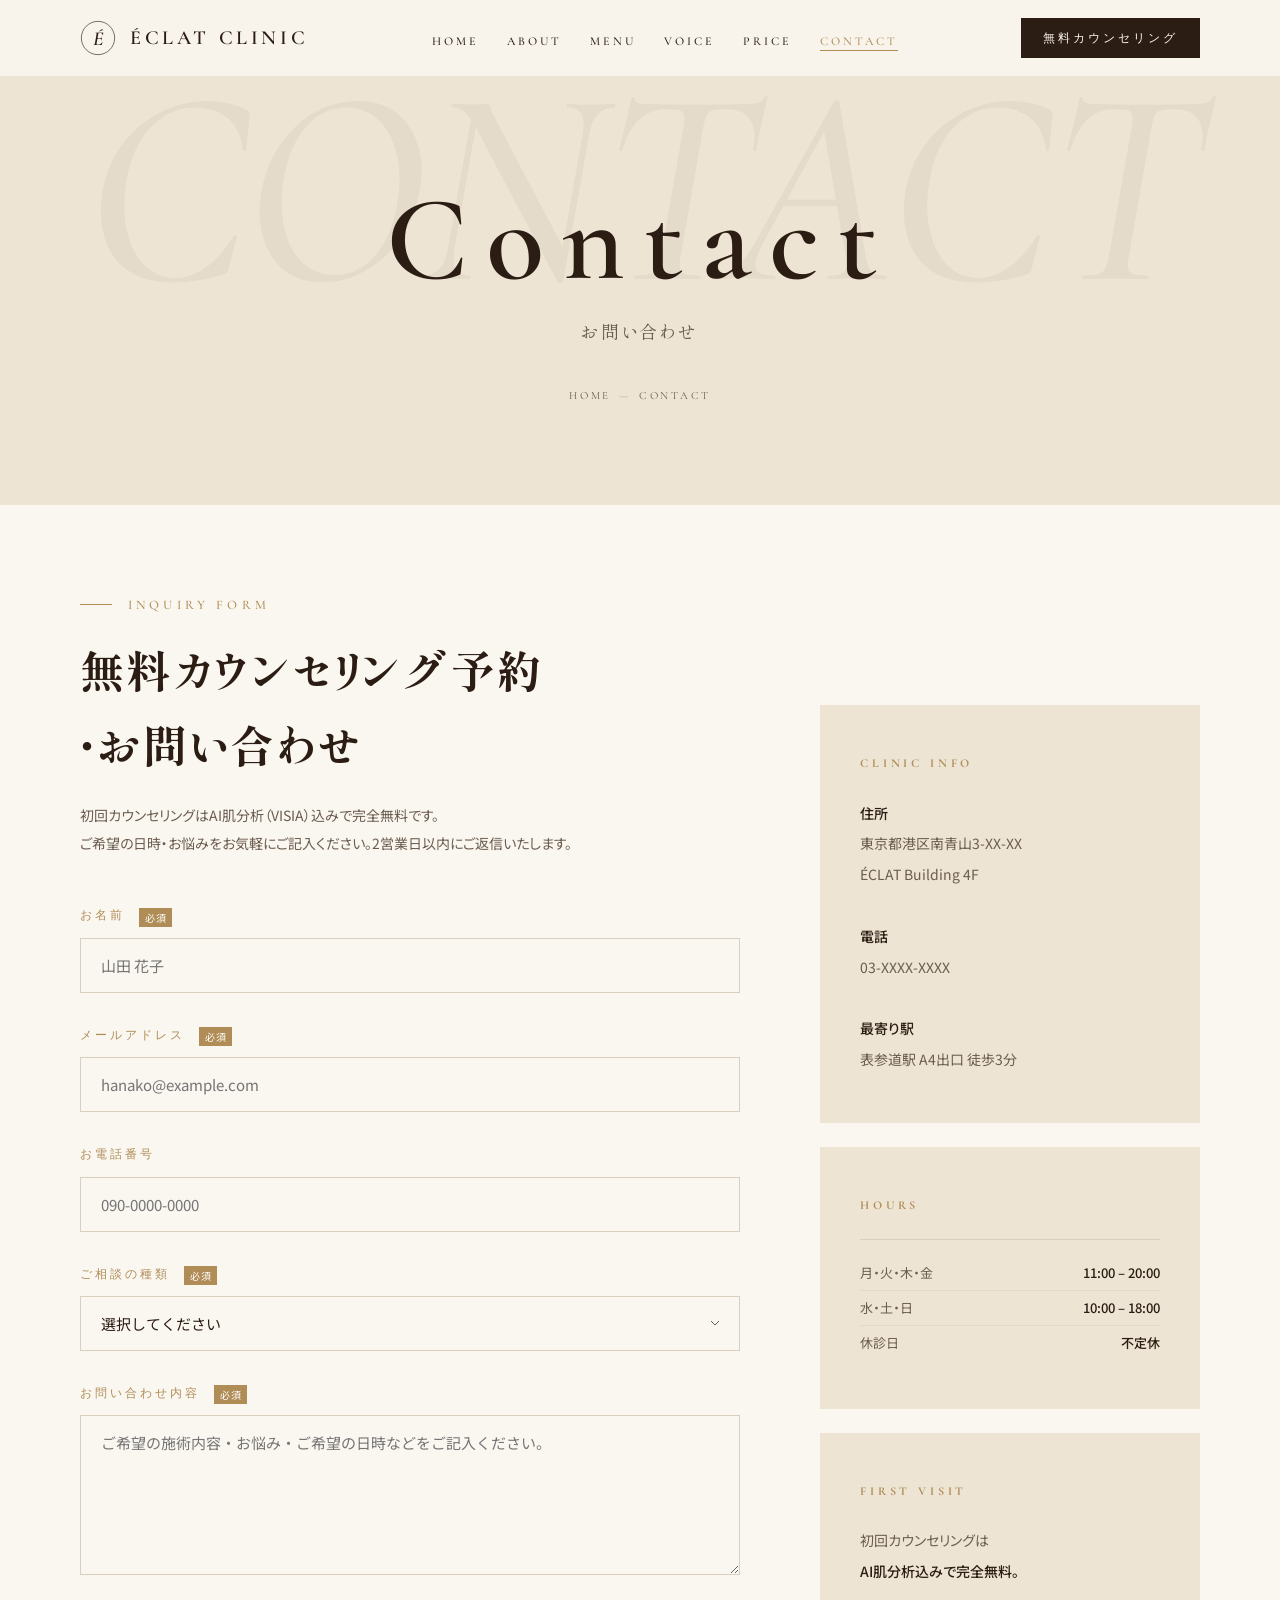
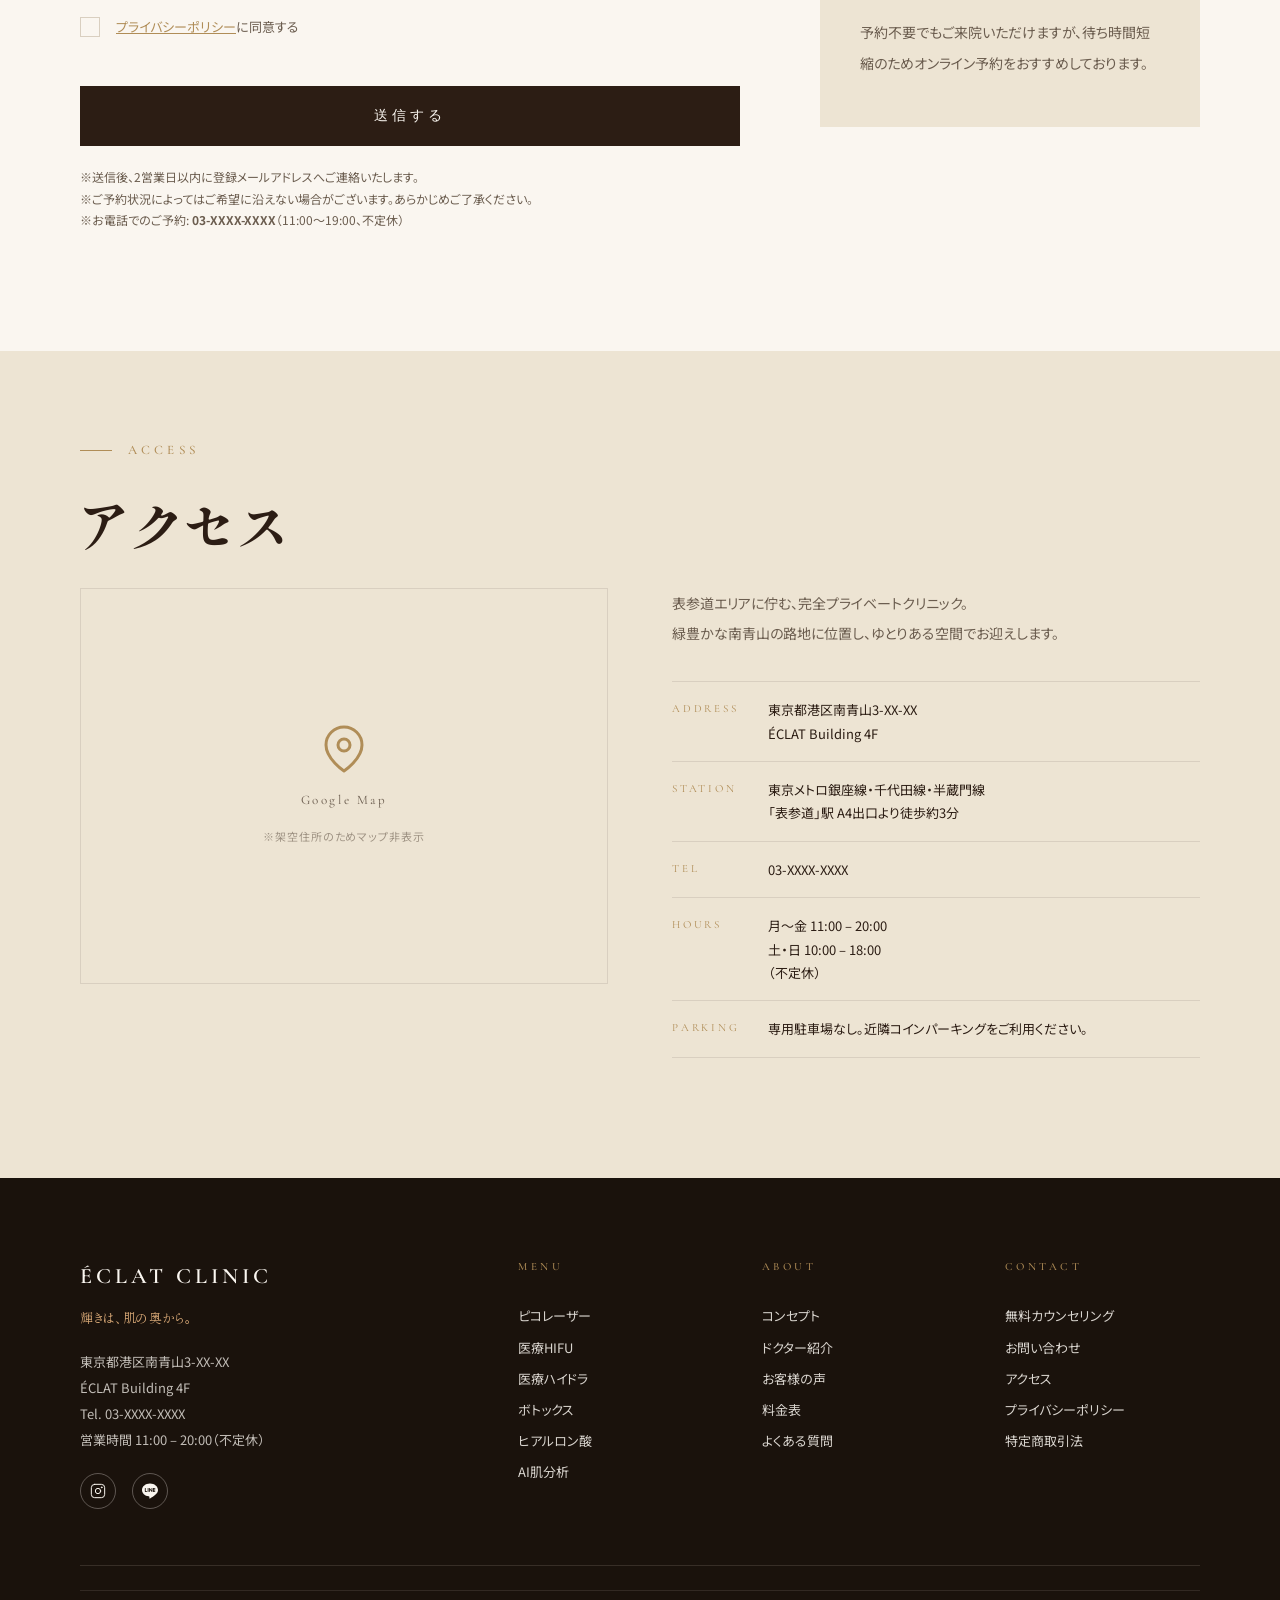
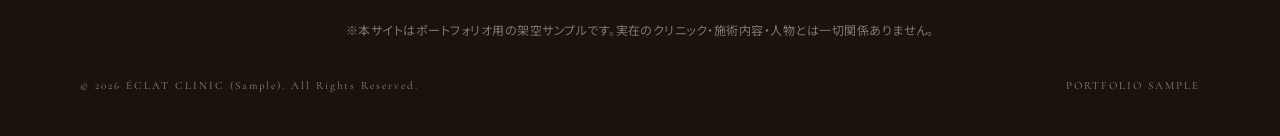
<file: eclat-clinic-hp/contact.html>
<!DOCTYPE html>
<html lang="ja">
<head>
  <meta charset="UTF-8">
  <meta name="viewport" content="width=device-width, initial-scale=1.0">
  <title>Contact｜ÉCLAT CLINIC</title>
  <meta name="description" content="ÉCLAT CLINICへのお問い合わせ・無料カウンセリングのご予約はこちら。">
  <link rel="preconnect" href="https://fonts.googleapis.com">
  <link rel="preconnect" href="https://fonts.gstatic.com" crossorigin>
  <link href="https://fonts.googleapis.com/css2?family=Cormorant+Garamond:ital,wght@0,400;0,500;0,600;0,700;1,400;1,500;1,600&family=Shippori+Mincho+B1:wght@400;500;700;800&family=Noto+Sans+JP:wght@300;400;500;700&display=swap" rel="stylesheet">
  <link rel="stylesheet" href="./css/style.css">
</head>
<body>

  <!-- ============================================
       Header
       ============================================ -->
  <header class="site-header">
    <a href="./index.html" class="site-logo" aria-label="ÉCLAT CLINIC — ホームへ">
      <svg class="logo-mark" viewBox="0 0 40 40" xmlns="http://www.w3.org/2000/svg" aria-hidden="true">
        <circle cx="20" cy="20" r="18.5" fill="none" stroke="currentColor" stroke-width="0.7"/>
        <text x="20" y="27.5" text-anchor="middle" fill="currentColor" font-family="'Cormorant Garamond', serif" font-weight="600" font-size="22" font-style="italic">É</text>
      </svg>
      <span class="logo-text">ÉCLAT CLINIC</span>
    </a>
    <nav class="site-nav" aria-label="メインナビゲーション">
      <ul>
        <li><a href="./index.html">Home</a></li>
        <li><a href="./about.html">About</a></li>
        <li><a href="./menu.html">Menu</a></li>
        <li><a href="./voice.html">Voice</a></li>
        <li><a href="./price.html">Price</a></li>
        <li><a href="./contact.html">Contact</a></li>
      </ul>
    </nav>
    <a href="./contact.html" class="header-cta">無料カウンセリング</a>
    <button class="hamburger" id="hamburger" aria-label="メニューを開く" aria-expanded="false">
      <span class="hamburger-bar"></span>
      <span class="hamburger-bar"></span>
      <span class="hamburger-bar"></span>
    </button>
  </header>

  <!-- Mobile Nav -->
  <div class="mobile-nav" id="mobile-nav" role="dialog" aria-label="モバイルナビゲーション">
    <nav>
      <ul>
        <li><a href="./index.html">Home</a></li>
        <li><a href="./about.html">About</a></li>
        <li><a href="./menu.html">Menu</a></li>
        <li><a href="./voice.html">Voice</a></li>
        <li><a href="./price.html">Price</a></li>
        <li><a href="./contact.html">Contact</a></li>
      </ul>
      <a href="./contact.html" class="mobile-cta">無料カウンセリング予約</a>
    </nav>
  </div>

  <!-- ============================================
       Page Hero
       ============================================ -->
  <section class="page-hero bg-alt">
    <span class="deco-bg-num" style="font-size:clamp(160px,22vw,280px);color:var(--color-bg-alt);filter:brightness(.96);top:50px;left:50%;transform:translateX(-50%);z-index:0;white-space:nowrap;">CONTACT</span>
    <div class="container">
      <div class="page-hero-content">
        <span class="page-hero-en">Contact</span>
        <span class="page-hero-jp">お問い合わせ</span>
        <nav class="breadcrumb" aria-label="パンくずリスト">
          <a href="./index.html">Home</a>
          <span class="breadcrumb-sep" aria-hidden="true">—</span>
          <span aria-current="page">Contact</span>
        </nav>
      </div>
    </div>
  </section>

  <!-- ============================================
       Contact Form
       ============================================ -->
  <section class="contact-section">
    <div class="container">
      <div class="contact-layout">

        <!-- Form -->
        <div class="contact-form-wrap">
          <div class="contact-form-head">
            <div class="en-label">Inquiry Form</div>
            <h2>無料カウンセリング予約<br>・お問い合わせ</h2>
            <p>初回カウンセリングはAI肌分析（VISIA）込みで完全無料です。<br>ご希望の日時・お悩みをお気軽にご記入ください。2営業日以内にご返信いたします。</p>
          </div>

          <!-- Success Message -->
          <div class="form-message success" id="form-success" role="alert">
            <strong>送信が完了しました。</strong><br>
            ご連絡いただきありがとうございます。2営業日以内にご返信いたします。<br>
            しばらくお待ちくださいませ。
          </div>

          <!-- Error Message -->
          <div class="form-message error" id="form-error" role="alert">
            送信に失敗しました。お手数ですが、再度お試しください。<br>
            問題が続く場合はお電話（03-XXXX-XXXX）にてご連絡ください。
          </div>

          <!--
            Formspree設定手順:
            1. https://formspree.io でアカウント作成
            2. 「New Form」を作成し、受信メールアドレスを設定
            3. 発行されたフォームIDで下記 action URL を更新:
               例: action="https://formspree.io/f/abcd1234"
          -->
          <form id="contact-form" action="https://formspree.io/f/mwvzpqjl" method="POST" novalidate>

            <!-- Honeypot (スパム対策) -->
            <input type="text" name="_gotcha" class="form-honeypot" tabindex="-1" autocomplete="off">
            <!-- Formspree: サンクスページへのリダイレクトを無効化 -->
            <input type="hidden" name="_next" value="">

            <div class="form-group">
              <label class="form-label" for="name">
                お名前 <span class="required">必須</span>
              </label>
              <input type="text" id="name" name="name" class="form-input"
                     placeholder="山田 花子" autocomplete="name" required>
            </div>

            <div class="form-group">
              <label class="form-label" for="email">
                メールアドレス <span class="required">必須</span>
              </label>
              <input type="email" id="email" name="email" class="form-input"
                     placeholder="hanako@example.com" autocomplete="email" required>
            </div>

            <div class="form-group">
              <label class="form-label" for="tel">
                お電話番号
              </label>
              <input type="tel" id="tel" name="tel" class="form-input"
                     placeholder="090-0000-0000" autocomplete="tel">
            </div>

            <div class="form-group">
              <label class="form-label" for="type">
                ご相談の種類 <span class="required">必須</span>
              </label>
              <select id="type" name="type" class="form-select" required>
                <option value="" disabled selected>選択してください</option>
                <option value="counseling">無料カウンセリング予約</option>
                <option value="menu">施術メニューについて</option>
                <option value="price">料金について</option>
                <option value="reservation">ご予約の変更・キャンセル</option>
                <option value="other">その他</option>
              </select>
            </div>

            <div class="form-group">
              <label class="form-label" for="message">
                お問い合わせ内容 <span class="required">必須</span>
              </label>
              <textarea id="message" name="message" class="form-textarea"
                        placeholder="ご希望の施術内容・お悩み・ご希望の日時などをご記入ください。" rows="6" required></textarea>
            </div>

            <div class="form-group">
              <label class="form-check">
                <input type="checkbox" name="privacy" id="privacy" required>
                <span class="form-check-label">
                  <a href="#" target="_blank" rel="noopener noreferrer">プライバシーポリシー</a>に同意する
                </span>
              </label>
            </div>

            <div class="form-submit">
              <button type="submit" class="btn-submit">送信する</button>
            </div>

            <p class="form-note">
              ※送信後、2営業日以内に登録メールアドレスへご連絡いたします。<br>
              ※ご予約状況によってはご希望に沿えない場合がございます。あらかじめご了承ください。<br>
              ※お電話でのご予約: <strong>03-XXXX-XXXX</strong>（11:00〜19:00、不定休）
            </p>
          </form>
        </div>

        <!-- Sidebar -->
        <aside class="contact-info">
          <div class="contact-info-card">
            <h3>Clinic Info</h3>
            <p>
              <strong>住所</strong><br>
              東京都港区南青山3-XX-XX<br>
              ÉCLAT Building 4F<br><br>
              <strong>電話</strong><br>
              03-XXXX-XXXX<br><br>
              <strong>最寄り駅</strong><br>
              表参道駅 A4出口 徒歩3分
            </p>
          </div>
          <div class="contact-info-card">
            <h3>Hours</h3>
            <div class="contact-hours">
              <div class="hours-row">
                <span class="hours-day">月・火・木・金</span>
                <span class="hours-time">11:00 – 20:00</span>
              </div>
              <div class="hours-row">
                <span class="hours-day">水・土・日</span>
                <span class="hours-time">10:00 – 18:00</span>
              </div>
              <div class="hours-row">
                <span class="hours-day">休診日</span>
                <span class="hours-time">不定休</span>
              </div>
            </div>
          </div>
          <div class="contact-info-card">
            <h3>First Visit</h3>
            <p>
              初回カウンセリングは<br>
              <strong>AI肌分析込みで完全無料。</strong><br><br>
              予約不要でもご来院いただけますが、待ち時間短縮のためオンライン予約をおすすめしております。
            </p>
          </div>
        </aside>

      </div>
    </div>
  </section>

  <!-- ============================================
       Access
       ============================================ -->
  <section class="access-section bg-alt">
    <div class="container">
      <div class="en-label">Access</div>
      <h2 class="section-title">アクセス</h2>
      <div class="access-grid">
        <div class="access-map" aria-label="クリニック周辺地図（外部マップリンクで確認ください）">
          <svg viewBox="0 0 24 24" fill="none" stroke="currentColor" stroke-width="1.5" stroke-linecap="round" stroke-linejoin="round" aria-hidden="true">
            <path d="M21 10c0 7-9 13-9 13s-9-6-9-13a9 9 0 0 1 18 0z"/>
            <circle cx="12" cy="10" r="3"/>
          </svg>
          <span>Google Map</span>
          <small style="font-size:11px;opacity:.6;letter-spacing:.08em;font-family:var(--sans-jp);">※架空住所のためマップ非表示</small>
        </div>
        <div class="access-info">
          <p>表参道エリアに佇む、完全プライベートクリニック。<br>緑豊かな南青山の路地に位置し、ゆとりある空間でお迎えします。</p>
          <div class="access-detail">
            <span class="access-detail-label">Address</span>
            <span class="access-detail-value">東京都港区南青山3-XX-XX<br>ÉCLAT Building 4F</span>
          </div>
          <div class="access-detail">
            <span class="access-detail-label">Station</span>
            <span class="access-detail-value">東京メトロ銀座線・千代田線・半蔵門線<br>「表参道」駅 A4出口より徒歩約3分</span>
          </div>
          <div class="access-detail">
            <span class="access-detail-label">Tel</span>
            <span class="access-detail-value">03-XXXX-XXXX</span>
          </div>
          <div class="access-detail">
            <span class="access-detail-label">Hours</span>
            <span class="access-detail-value">月〜金 11:00 – 20:00<br>土・日 10:00 – 18:00<br>（不定休）</span>
          </div>
          <div class="access-detail">
            <span class="access-detail-label">Parking</span>
            <span class="access-detail-value">専用駐車場なし。近隣コインパーキングをご利用ください。</span>
          </div>
        </div>
      </div>
    </div>
  </section>

  <!-- ============================================
       Footer
       ============================================ -->
  <footer>
    <div class="container">
      <div class="footer-grid">
        <div class="footer-brand">
          <div class="logo-text">ÉCLAT CLINIC</div>
          <div class="tagline">輝きは、肌の奥から。</div>
          <p>東京都港区南青山3-XX-XX<br>ÉCLAT Building 4F<br>Tel. 03-XXXX-XXXX<br>営業時間 11:00 – 20:00（不定休）</p>
          <div class="footer-social">
            <a href="https://www.instagram.com/" target="_blank" rel="noopener noreferrer" aria-label="Instagram">
              <svg viewBox="0 0 24 24" fill="none" stroke="currentColor" stroke-width="1.5" stroke-linecap="round" stroke-linejoin="round" aria-hidden="true">
                <rect x="2" y="2" width="20" height="20" rx="5"/>
                <circle cx="12" cy="12" r="4"/>
                <circle cx="17.5" cy="6.5" r=".6" fill="currentColor"/>
              </svg>
            </a>
            <a href="#" aria-label="LINE">
              <svg viewBox="0 0 24 24" fill="currentColor" aria-hidden="true">
                <path d="M19.365 9.863c.349 0 .63.285.63.631 0 .345-.281.63-.63.63H17.61v1.125h1.755c.349 0 .63.283.63.63 0 .344-.281.629-.63.629h-2.386c-.345 0-.627-.285-.627-.629V8.108c0-.345.282-.63.63-.63h2.386c.346 0 .627.285.627.63 0 .349-.281.63-.63.63H17.61v1.125h1.755zm-3.855 3.016c0 .27-.174.51-.432.596-.064.021-.133.031-.199.031-.211 0-.391-.09-.51-.25l-2.443-3.317v2.94c0 .344-.279.629-.631.629-.346 0-.626-.285-.626-.629V8.108c0-.27.173-.508.43-.595.06-.024.136-.033.194-.033.195 0 .375.104.495.254l2.462 3.33V8.108c0-.345.282-.63.63-.63.345 0 .63.285.63.63v4.771zm-5.741 0c0 .344-.282.629-.631.629-.345 0-.627-.285-.627-.629V8.108c0-.345.282-.63.63-.63.346 0 .628.285.628.63v4.771zm-2.466.629H4.917c-.345 0-.63-.285-.63-.629V8.108c0-.345.285-.63.63-.63.348 0 .63.285.63.63v4.141h1.756c.348 0 .629.283.629.63 0 .344-.282.629-.629.629M24 10.314C24 4.943 18.615.572 12 .572S0 4.943 0 10.314c0 4.811 4.27 8.842 10.035 9.608.391.082.923.258 1.058.59.12.301.079.766.038 1.08l-.164 1.02c-.045.301-.24 1.186 1.049.645 1.291-.539 6.916-4.078 9.436-6.975C23.176 14.393 24 12.458 24 10.314"/>
              </svg>
            </a>
          </div>
        </div>
        <div class="footer-col">
          <h4>Menu</h4>
          <ul>
            <li><a href="./menu.html">ピコレーザー</a></li>
            <li><a href="./menu.html">医療HIFU</a></li>
            <li><a href="./menu.html">医療ハイドラ</a></li>
            <li><a href="./menu.html">ボトックス</a></li>
            <li><a href="./menu.html">ヒアルロン酸</a></li>
            <li><a href="./menu.html">AI肌分析</a></li>
          </ul>
        </div>
        <div class="footer-col">
          <h4>About</h4>
          <ul>
            <li><a href="./about.html">コンセプト</a></li>
            <li><a href="./about.html">ドクター紹介</a></li>
            <li><a href="./voice.html">お客様の声</a></li>
            <li><a href="./price.html">料金表</a></li>
            <li><a href="./price.html">よくある質問</a></li>
          </ul>
        </div>
        <div class="footer-col">
          <h4>Contact</h4>
          <ul>
            <li><a href="./contact.html">無料カウンセリング</a></li>
            <li><a href="./contact.html">お問い合わせ</a></li>
            <li><a href="./contact.html">アクセス</a></li>
            <li><a href="#">プライバシーポリシー</a></li>
            <li><a href="#">特定商取引法</a></li>
          </ul>
        </div>
      </div>
      <div class="footer-disclaimer">
        ※本サイトはポートフォリオ用の架空サンプルです。実在のクリニック・施術内容・人物とは一切関係ありません。
      </div>
      <div class="footer-bottom">
        <span>© 2026 ÉCLAT CLINIC (Sample). All Rights Reserved.</span>
        <span>PORTFOLIO SAMPLE</span>
      </div>
    </div>
  </footer>

  <script src="./js/main.js"></script>
</body>
</html>
</file>
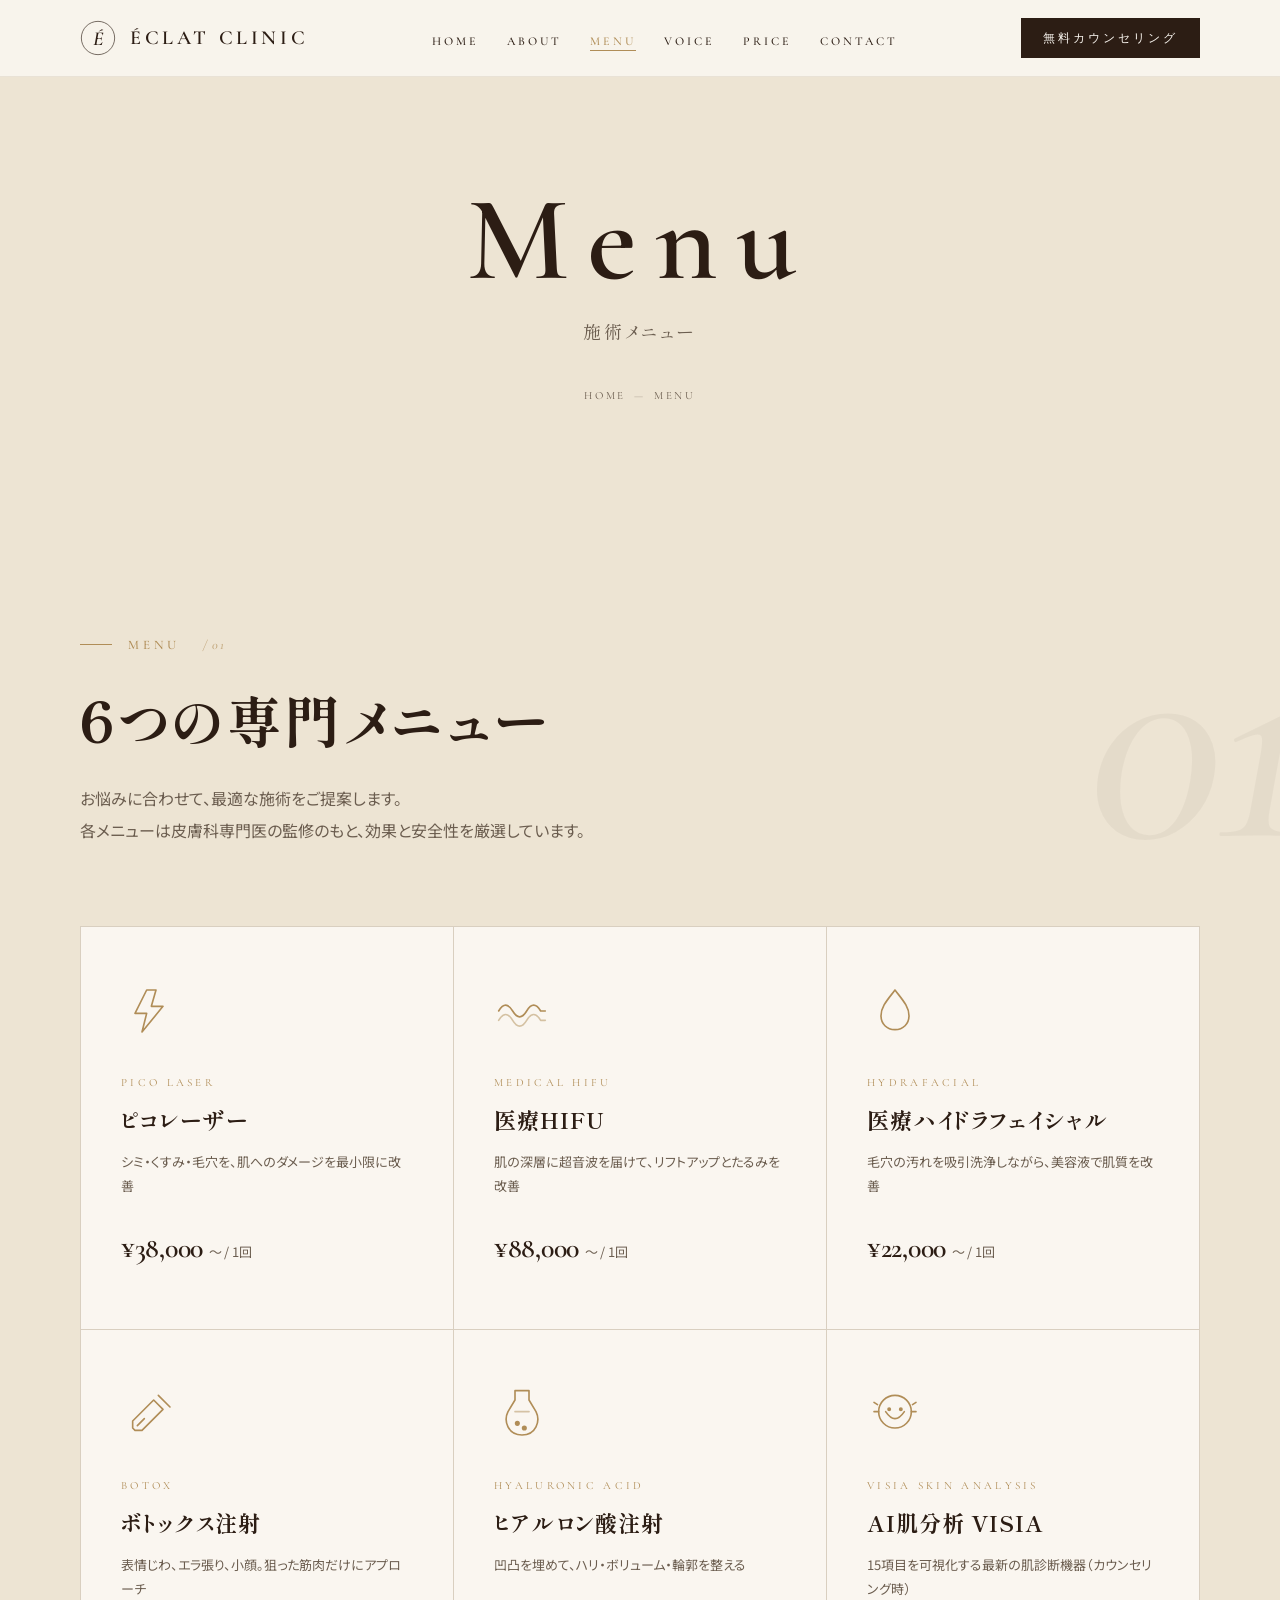
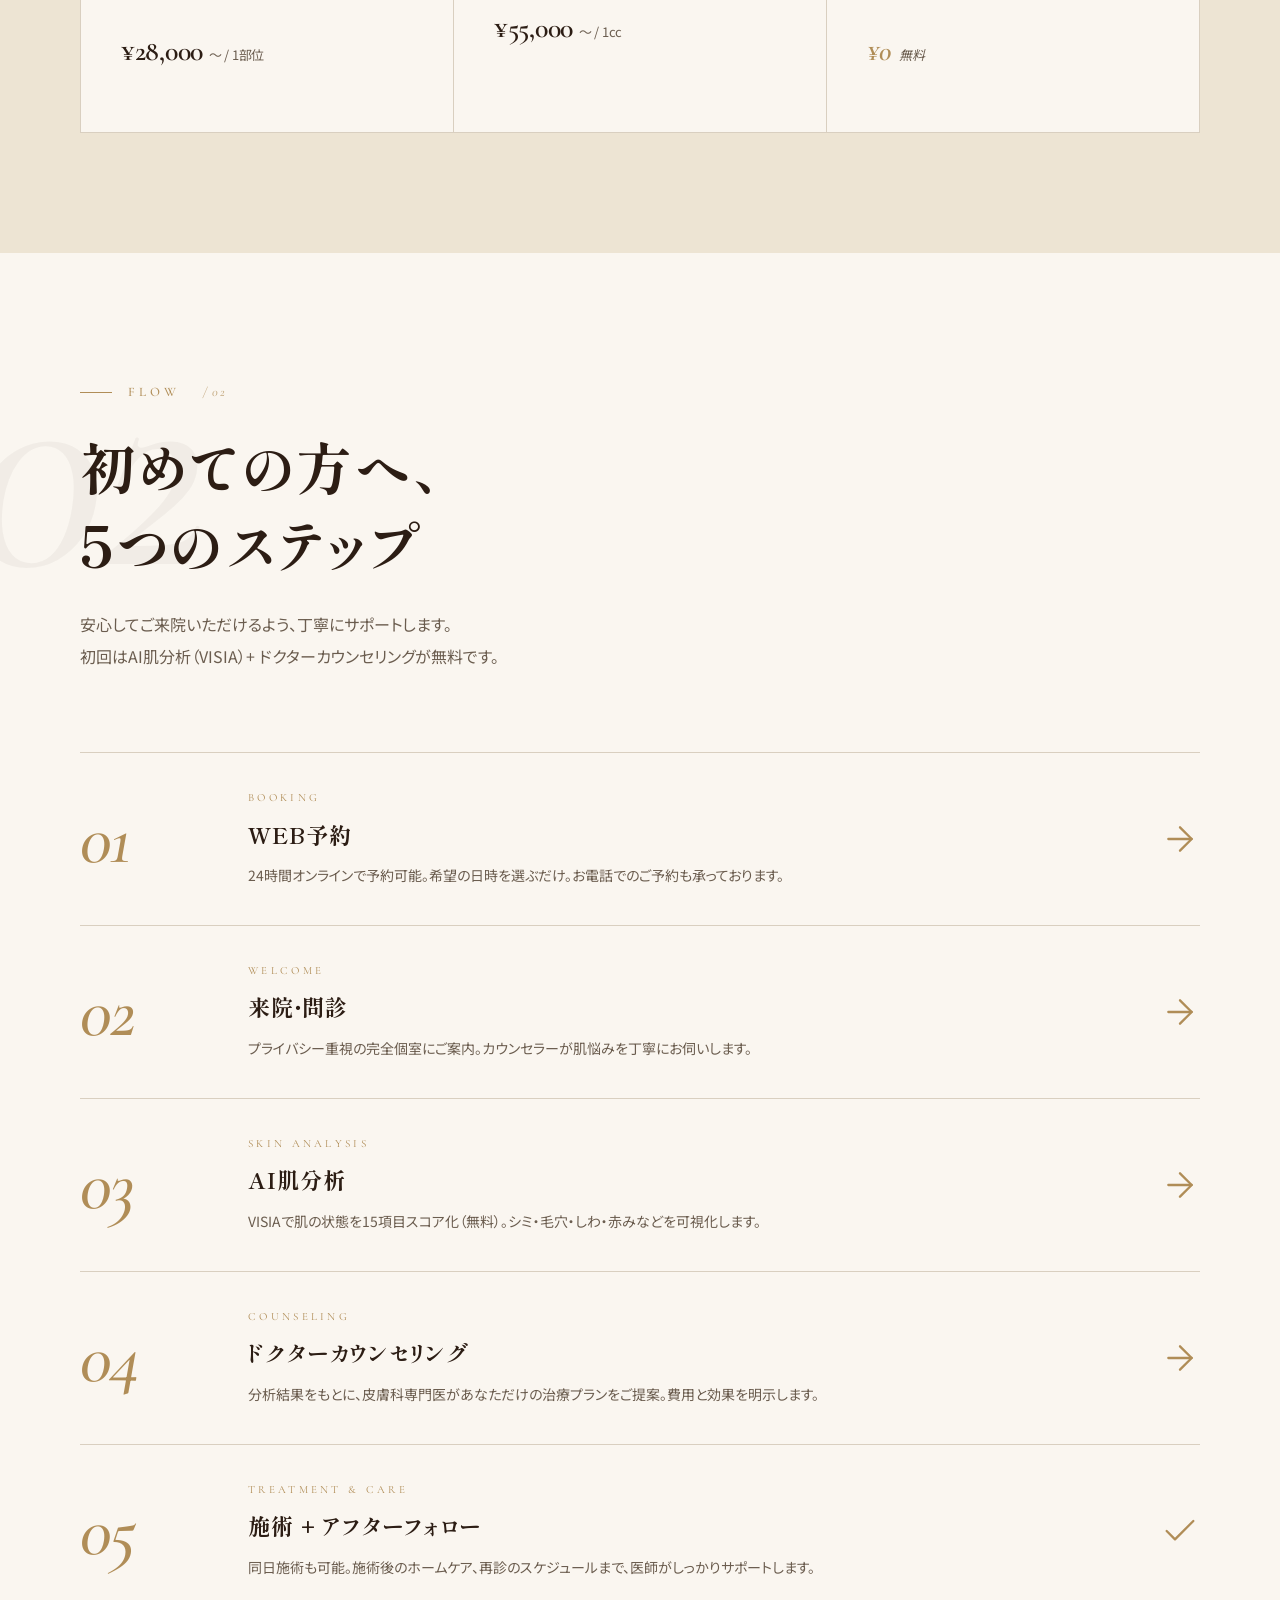
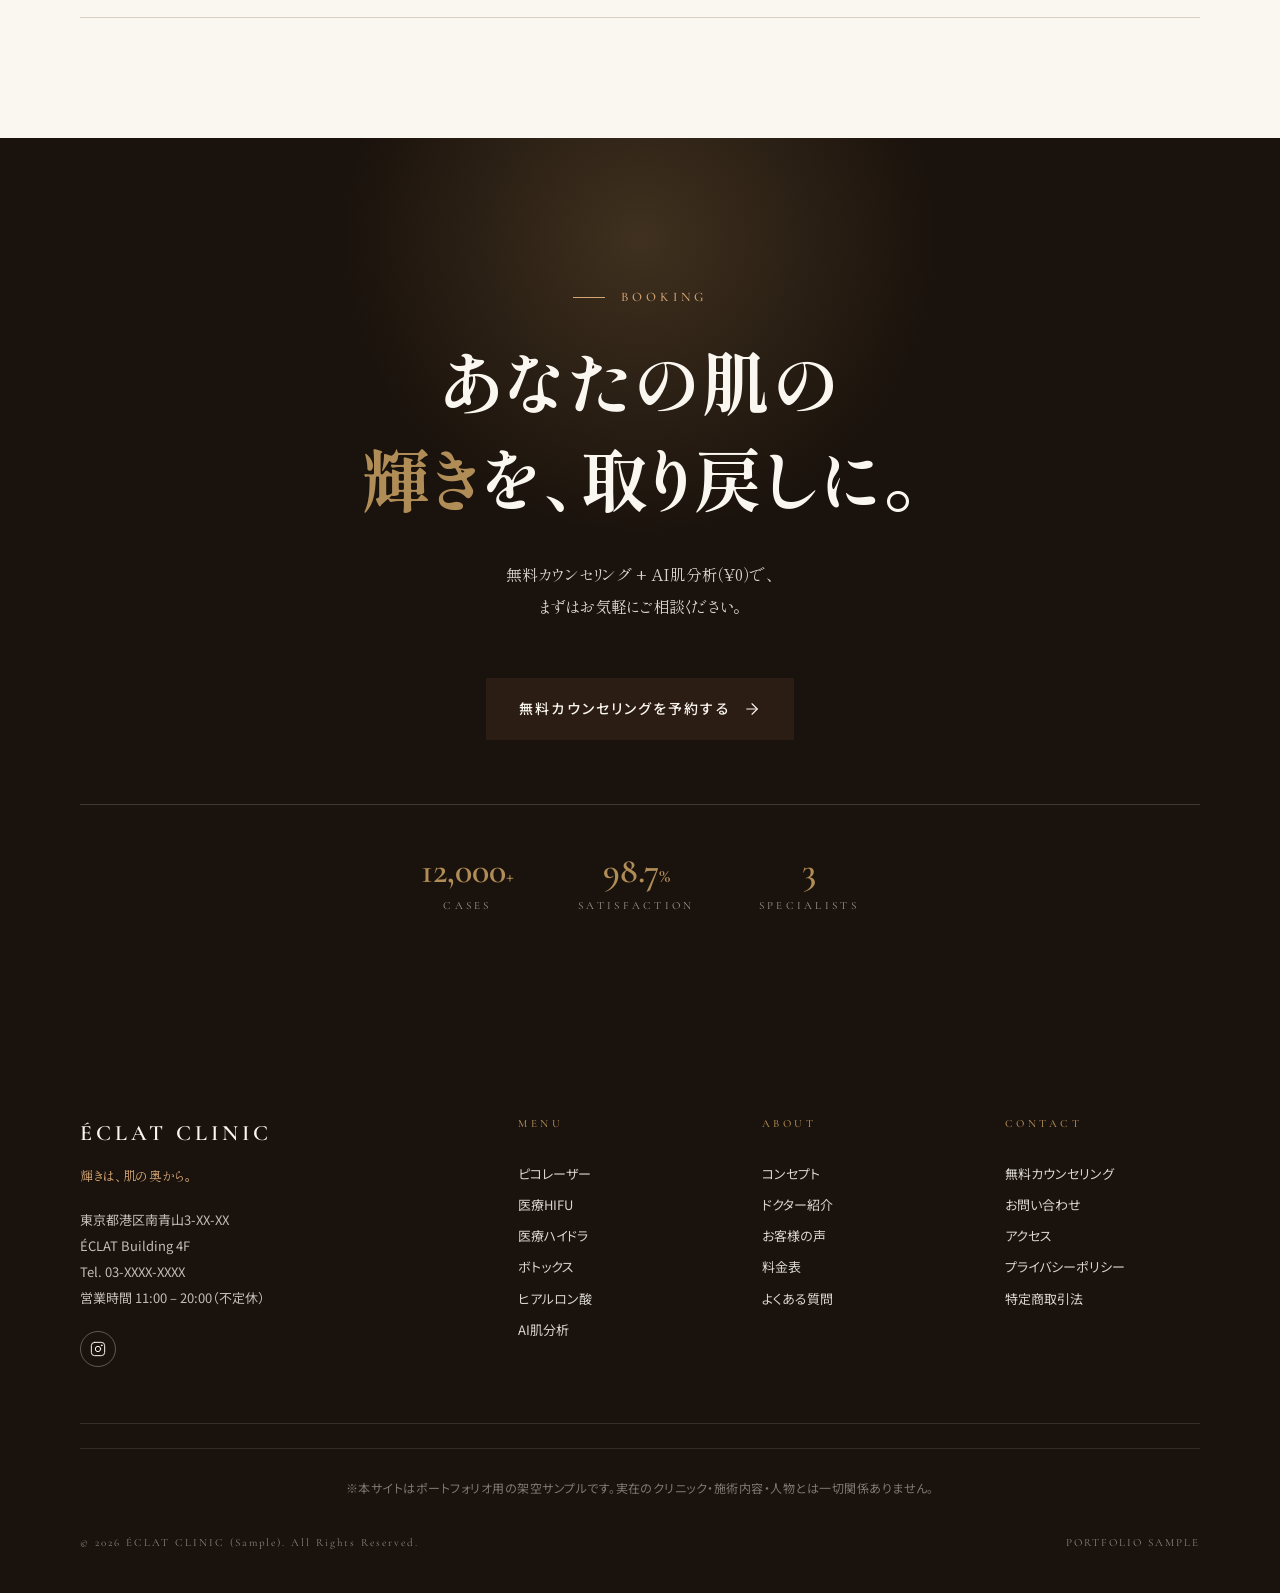
<file: eclat-clinic-hp/menu.html>
<!DOCTYPE html>
<html lang="ja">
<head>
  <meta charset="UTF-8">
  <meta name="viewport" content="width=device-width, initial-scale=1.0">
  <title>Menu｜ÉCLAT CLINIC</title>
  <meta name="description" content="ÉCLAT CLINICの全6施術メニュー。ピコレーザー・医療HIFU・医療ハイドラ・ボトックス・ヒアルロン酸・AI肌分析。">
  <link rel="preconnect" href="https://fonts.googleapis.com">
  <link rel="preconnect" href="https://fonts.gstatic.com" crossorigin>
  <link href="https://fonts.googleapis.com/css2?family=Cormorant+Garamond:ital,wght@0,400;0,500;0,600;0,700;1,400;1,500;1,600&family=Shippori+Mincho+B1:wght@400;500;700;800&family=Noto+Sans+JP:wght@300;400;500;700&display=swap" rel="stylesheet">
  <link rel="stylesheet" href="./css/style.css">
</head>
<body>

  <header class="site-header">
    <a href="./index.html" class="site-logo" aria-label="ÉCLAT CLINIC — ホームへ">
      <svg class="logo-mark" viewBox="0 0 40 40" xmlns="http://www.w3.org/2000/svg" aria-hidden="true">
        <circle cx="20" cy="20" r="18.5" fill="none" stroke="currentColor" stroke-width="0.7"/>
        <text x="20" y="27.5" text-anchor="middle" fill="currentColor" font-family="'Cormorant Garamond', serif" font-weight="600" font-size="22" font-style="italic">É</text>
      </svg>
      <span class="logo-text">ÉCLAT CLINIC</span>
    </a>
    <nav class="site-nav" aria-label="メインナビゲーション">
      <ul>
        <li><a href="./index.html">Home</a></li>
        <li><a href="./about.html">About</a></li>
        <li><a href="./menu.html">Menu</a></li>
        <li><a href="./voice.html">Voice</a></li>
        <li><a href="./price.html">Price</a></li>
        <li><a href="./contact.html">Contact</a></li>
      </ul>
    </nav>
    <a href="./contact.html" class="header-cta">無料カウンセリング</a>
    <button class="hamburger" id="hamburger" aria-label="メニューを開く" aria-expanded="false">
      <span class="hamburger-bar"></span>
      <span class="hamburger-bar"></span>
      <span class="hamburger-bar"></span>
    </button>
  </header>

  <div class="mobile-nav" id="mobile-nav" role="dialog" aria-label="モバイルナビゲーション">
    <nav>
      <ul>
        <li><a href="./index.html">Home</a></li>
        <li><a href="./about.html">About</a></li>
        <li><a href="./menu.html">Menu</a></li>
        <li><a href="./voice.html">Voice</a></li>
        <li><a href="./price.html">Price</a></li>
        <li><a href="./contact.html">Contact</a></li>
      </ul>
      <a href="./contact.html" class="mobile-cta">無料カウンセリング予約</a>
    </nav>
  </div>

  <!-- Page Hero -->
  <section class="page-hero bg-alt">
    <div class="container">
      <div class="page-hero-content">
        <span class="page-hero-en">Menu</span>
        <span class="page-hero-jp">施術メニュー</span>
        <nav class="breadcrumb" aria-label="パンくずリスト">
          <a href="./index.html">Home</a>
          <span class="breadcrumb-sep" aria-hidden="true">—</span>
          <span aria-current="page">Menu</span>
        </nav>
      </div>
    </div>
  </section>

  <!-- Menu / 01 -->
  <section id="menu" class="bg-alt">
    <span class="deco-bg-num" style="top:80px;right:-20px;">01</span>
    <div class="container">
      <div class="en-label">Menu <span class="num">/ 01</span></div>
      <h2 class="section-title">6つの専門メニュー</h2>
      <p class="section-sub">お悩みに合わせて、最適な施術をご提案します。<br>各メニューは皮膚科専門医の監修のもと、効果と安全性を厳選しています。</p>
      <div class="menu-grid">
        <article class="menu-card">
          <svg class="menu-icon" viewBox="0 0 48 48" fill="none" stroke="currentColor" stroke-width="1.4" stroke-linecap="round" stroke-linejoin="round" aria-hidden="true">
            <path d="M22 6 L12 26 L22 26 L18 42 L36 20 L26 20 L30 6 Z"/>
          </svg>
          <div class="menu-en">Pico Laser</div>
          <h3>ピコレーザー</h3>
          <p class="effect">シミ・くすみ・毛穴を、肌へのダメージを最小限に改善</p>
          <div class="menu-price">¥38,000<small>〜 / 1回</small></div>
        </article>
        <article class="menu-card">
          <svg class="menu-icon" viewBox="0 0 48 48" fill="none" stroke="currentColor" stroke-width="1.4" stroke-linecap="round" stroke-linejoin="round" aria-hidden="true">
            <path d="M4 24 Q10 14 16 24 T28 24 T40 24 L44 24"/>
            <path d="M4 32 Q10 22 16 32 T28 32 T40 32 L44 32" opacity="0.5"/>
          </svg>
          <div class="menu-en">Medical HIFU</div>
          <h3>医療HIFU</h3>
          <p class="effect">肌の深層に超音波を届けて、リフトアップとたるみを改善</p>
          <div class="menu-price">¥88,000<small>〜 / 1回</small></div>
        </article>
        <article class="menu-card">
          <svg class="menu-icon" viewBox="0 0 48 48" fill="none" stroke="currentColor" stroke-width="1.4" stroke-linecap="round" stroke-linejoin="round" aria-hidden="true">
            <path d="M24 6 C18 14, 12 20, 12 28 C12 35, 17 40, 24 40 C31 40, 36 35, 36 28 C36 20, 30 14, 24 6 Z"/>
          </svg>
          <div class="menu-en">Hydrafacial</div>
          <h3>医療ハイドラフェイシャル</h3>
          <p class="effect">毛穴の汚れを吸引洗浄しながら、美容液で肌質を改善</p>
          <div class="menu-price">¥22,000<small>〜 / 1回</small></div>
        </article>
        <article class="menu-card">
          <svg class="menu-icon" viewBox="0 0 48 48" fill="none" stroke="currentColor" stroke-width="1.4" stroke-linecap="round" stroke-linejoin="round" aria-hidden="true">
            <line x1="32" y1="8" x2="42" y2="18"/>
            <path d="M28 12 L36 20 L18 38 L12 38 L10 36 L10 30 Z"/>
            <line x1="14" y1="34" x2="20" y2="28"/>
          </svg>
          <div class="menu-en">Botox</div>
          <h3>ボトックス注射</h3>
          <p class="effect">表情じわ、エラ張り、小顔。狙った筋肉だけにアプローチ</p>
          <div class="menu-price">¥28,000<small>〜 / 1部位</small></div>
        </article>
        <article class="menu-card">
          <svg class="menu-icon" viewBox="0 0 48 48" fill="none" stroke="currentColor" stroke-width="1.4" stroke-linecap="round" stroke-linejoin="round" aria-hidden="true">
            <path d="M18 4 L30 4 L30 12 L36 22 C40 30, 36 42, 24 42 C12 42, 8 30, 12 22 L18 12 Z"/>
            <line x1="18" y1="22" x2="30" y2="22" opacity="0.5"/>
            <circle cx="20" cy="32" r="1.5" fill="currentColor"/>
            <circle cx="26" cy="36" r="1.5" fill="currentColor"/>
          </svg>
          <div class="menu-en">Hyaluronic Acid</div>
          <h3>ヒアルロン酸注射</h3>
          <p class="effect">凹凸を埋めて、ハリ・ボリューム・輪郭を整える</p>
          <div class="menu-price">¥55,000<small>〜 / 1cc</small></div>
        </article>
        <article class="menu-card">
          <svg class="menu-icon" viewBox="0 0 48 48" fill="none" stroke="currentColor" stroke-width="1.4" stroke-linecap="round" stroke-linejoin="round" aria-hidden="true">
            <circle cx="24" cy="22" r="14"/>
            <path d="M16 22 Q20 28 24 28 Q28 28 32 22"/>
            <circle cx="19" cy="20" r="1" fill="currentColor"/>
            <circle cx="29" cy="20" r="1" fill="currentColor"/>
            <line x1="6" y1="22" x2="10" y2="22"/><line x1="38" y1="22" x2="42" y2="22"/>
            <line x1="6" y1="14" x2="9" y2="16"/><line x1="42" y1="14" x2="39" y2="16"/>
          </svg>
          <div class="menu-en">VISIA Skin Analysis</div>
          <h3>AI肌分析 VISIA</h3>
          <p class="effect">15項目を可視化する最新の肌診断機器（カウンセリング時）</p>
          <div class="menu-price" style="color:var(--color-accent);font-style:italic;">¥0<small> 無料</small></div>
        </article>
      </div>
    </div>
  </section>

  <!-- Flow / 02 -->
  <section id="flow">
    <span class="deco-bg-num" style="top:60px;left:-30px;">02</span>
    <div class="container">
      <div class="en-label">Flow <span class="num">/ 02</span></div>
      <h2 class="section-title">初めての方へ、<br>5つのステップ</h2>
      <p class="section-sub">安心してご来院いただけるよう、丁寧にサポートします。<br>初回はAI肌分析（VISIA）+ ドクターカウンセリングが無料です。</p>
      <ol class="flow-list">
        <li class="flow-item">
          <div class="flow-num">01</div>
          <div class="flow-content">
            <div class="step-en">Booking</div>
            <h3>WEB予約</h3>
            <p>24時間オンラインで予約可能。希望の日時を選ぶだけ。お電話でのご予約も承っております。</p>
          </div>
          <svg class="flow-arrow" viewBox="0 0 24 24" fill="none" stroke="currentColor" stroke-width="1.4" stroke-linecap="round" stroke-linejoin="round" aria-hidden="true">
            <line x1="5" y1="12" x2="19" y2="12"/><polyline points="12 5 19 12 12 19"/>
          </svg>
        </li>
        <li class="flow-item">
          <div class="flow-num">02</div>
          <div class="flow-content">
            <div class="step-en">Welcome</div>
            <h3>来院・問診</h3>
            <p>プライバシー重視の完全個室にご案内。カウンセラーが肌悩みを丁寧にお伺いします。</p>
          </div>
          <svg class="flow-arrow" viewBox="0 0 24 24" fill="none" stroke="currentColor" stroke-width="1.4" stroke-linecap="round" stroke-linejoin="round" aria-hidden="true">
            <line x1="5" y1="12" x2="19" y2="12"/><polyline points="12 5 19 12 12 19"/>
          </svg>
        </li>
        <li class="flow-item">
          <div class="flow-num">03</div>
          <div class="flow-content">
            <div class="step-en">Skin Analysis</div>
            <h3>AI肌分析</h3>
            <p>VISIAで肌の状態を15項目スコア化（無料）。シミ・毛穴・しわ・赤みなどを可視化します。</p>
          </div>
          <svg class="flow-arrow" viewBox="0 0 24 24" fill="none" stroke="currentColor" stroke-width="1.4" stroke-linecap="round" stroke-linejoin="round" aria-hidden="true">
            <line x1="5" y1="12" x2="19" y2="12"/><polyline points="12 5 19 12 12 19"/>
          </svg>
        </li>
        <li class="flow-item">
          <div class="flow-num">04</div>
          <div class="flow-content">
            <div class="step-en">Counseling</div>
            <h3>ドクターカウンセリング</h3>
            <p>分析結果をもとに、皮膚科専門医があなただけの治療プランをご提案。費用と効果を明示します。</p>
          </div>
          <svg class="flow-arrow" viewBox="0 0 24 24" fill="none" stroke="currentColor" stroke-width="1.4" stroke-linecap="round" stroke-linejoin="round" aria-hidden="true">
            <line x1="5" y1="12" x2="19" y2="12"/><polyline points="12 5 19 12 12 19"/>
          </svg>
        </li>
        <li class="flow-item">
          <div class="flow-num">05</div>
          <div class="flow-content">
            <div class="step-en">Treatment &amp; Care</div>
            <h3>施術 + アフターフォロー</h3>
            <p>同日施術も可能。施術後のホームケア、再診のスケジュールまで、医師がしっかりサポートします。</p>
          </div>
          <svg class="flow-arrow" viewBox="0 0 24 24" fill="none" stroke="currentColor" stroke-width="1.4" stroke-linecap="round" stroke-linejoin="round" aria-hidden="true">
            <polyline points="20 6 9 17 4 12"/>
          </svg>
        </li>
      </ol>
    </div>
  </section>

  <!-- Final CTA -->
  <section class="final-cta bg-dark">
    <span class="deco-circle deco-circle-dark" style="width:700px;height:700px;top:-250px;left:50%;transform:translateX(-50%);"></span>
    <div class="container">
      <div class="en-label" style="justify-content:center;color:var(--color-accent-light);">Booking</div>
      <h2 class="section-title" style="text-align:center;">あなたの肌の<br><span class="accent">輝き</span>を、取り戻しに。</h2>
      <p class="final-cta-sub">無料カウンセリング + AI肌分析（¥0）で、<br>まずはお気軽にご相談ください。</p>
      <div class="final-cta-buttons">
        <a href="./contact.html" class="btn btn-primary">
          無料カウンセリングを予約する
          <svg class="btn-icon" viewBox="0 0 24 24" fill="none" stroke="currentColor" stroke-width="1.5" stroke-linecap="round" stroke-linejoin="round" aria-hidden="true">
            <line x1="5" y1="12" x2="19" y2="12"/><polyline points="12 5 19 12 12 19"/>
          </svg>
        </a>
      </div>
      <div class="final-cta-stats">
        <div class="final-cta-stat"><div class="num">12,000<small>+</small></div><div class="label">Cases</div></div>
        <div class="final-cta-stat"><div class="num">98.7<small>%</small></div><div class="label">Satisfaction</div></div>
        <div class="final-cta-stat"><div class="num">3</div><div class="label">Specialists</div></div>
      </div>
    </div>
  </section>

  <footer>
    <div class="container">
      <div class="footer-grid">
        <div class="footer-brand">
          <div class="logo-text">ÉCLAT CLINIC</div>
          <div class="tagline">輝きは、肌の奥から。</div>
          <p>東京都港区南青山3-XX-XX<br>ÉCLAT Building 4F<br>Tel. 03-XXXX-XXXX<br>営業時間 11:00 – 20:00（不定休）</p>
          <div class="footer-social">
            <a href="https://www.instagram.com/" target="_blank" rel="noopener noreferrer" aria-label="Instagram">
              <svg viewBox="0 0 24 24" fill="none" stroke="currentColor" stroke-width="1.5" stroke-linecap="round" stroke-linejoin="round" aria-hidden="true">
                <rect x="2" y="2" width="20" height="20" rx="5"/><circle cx="12" cy="12" r="4"/>
                <circle cx="17.5" cy="6.5" r=".6" fill="currentColor"/>
              </svg>
            </a>
          </div>
        </div>
        <div class="footer-col">
          <h4>Menu</h4>
          <ul>
            <li><a href="./menu.html">ピコレーザー</a></li>
            <li><a href="./menu.html">医療HIFU</a></li>
            <li><a href="./menu.html">医療ハイドラ</a></li>
            <li><a href="./menu.html">ボトックス</a></li>
            <li><a href="./menu.html">ヒアルロン酸</a></li>
            <li><a href="./menu.html">AI肌分析</a></li>
          </ul>
        </div>
        <div class="footer-col">
          <h4>About</h4>
          <ul>
            <li><a href="./about.html">コンセプト</a></li>
            <li><a href="./about.html">ドクター紹介</a></li>
            <li><a href="./voice.html">お客様の声</a></li>
            <li><a href="./price.html">料金表</a></li>
            <li><a href="./price.html">よくある質問</a></li>
          </ul>
        </div>
        <div class="footer-col">
          <h4>Contact</h4>
          <ul>
            <li><a href="./contact.html">無料カウンセリング</a></li>
            <li><a href="./contact.html">お問い合わせ</a></li>
            <li><a href="./contact.html">アクセス</a></li>
            <li><a href="#">プライバシーポリシー</a></li>
            <li><a href="#">特定商取引法</a></li>
          </ul>
        </div>
      </div>
      <div class="footer-disclaimer">
        ※本サイトはポートフォリオ用の架空サンプルです。実在のクリニック・施術内容・人物とは一切関係ありません。
      </div>
      <div class="footer-bottom">
        <span>© 2026 ÉCLAT CLINIC (Sample). All Rights Reserved.</span>
        <span>PORTFOLIO SAMPLE</span>
      </div>
    </div>
  </footer>

  <script src="./js/main.js"></script>
</body>
</html>
</file>
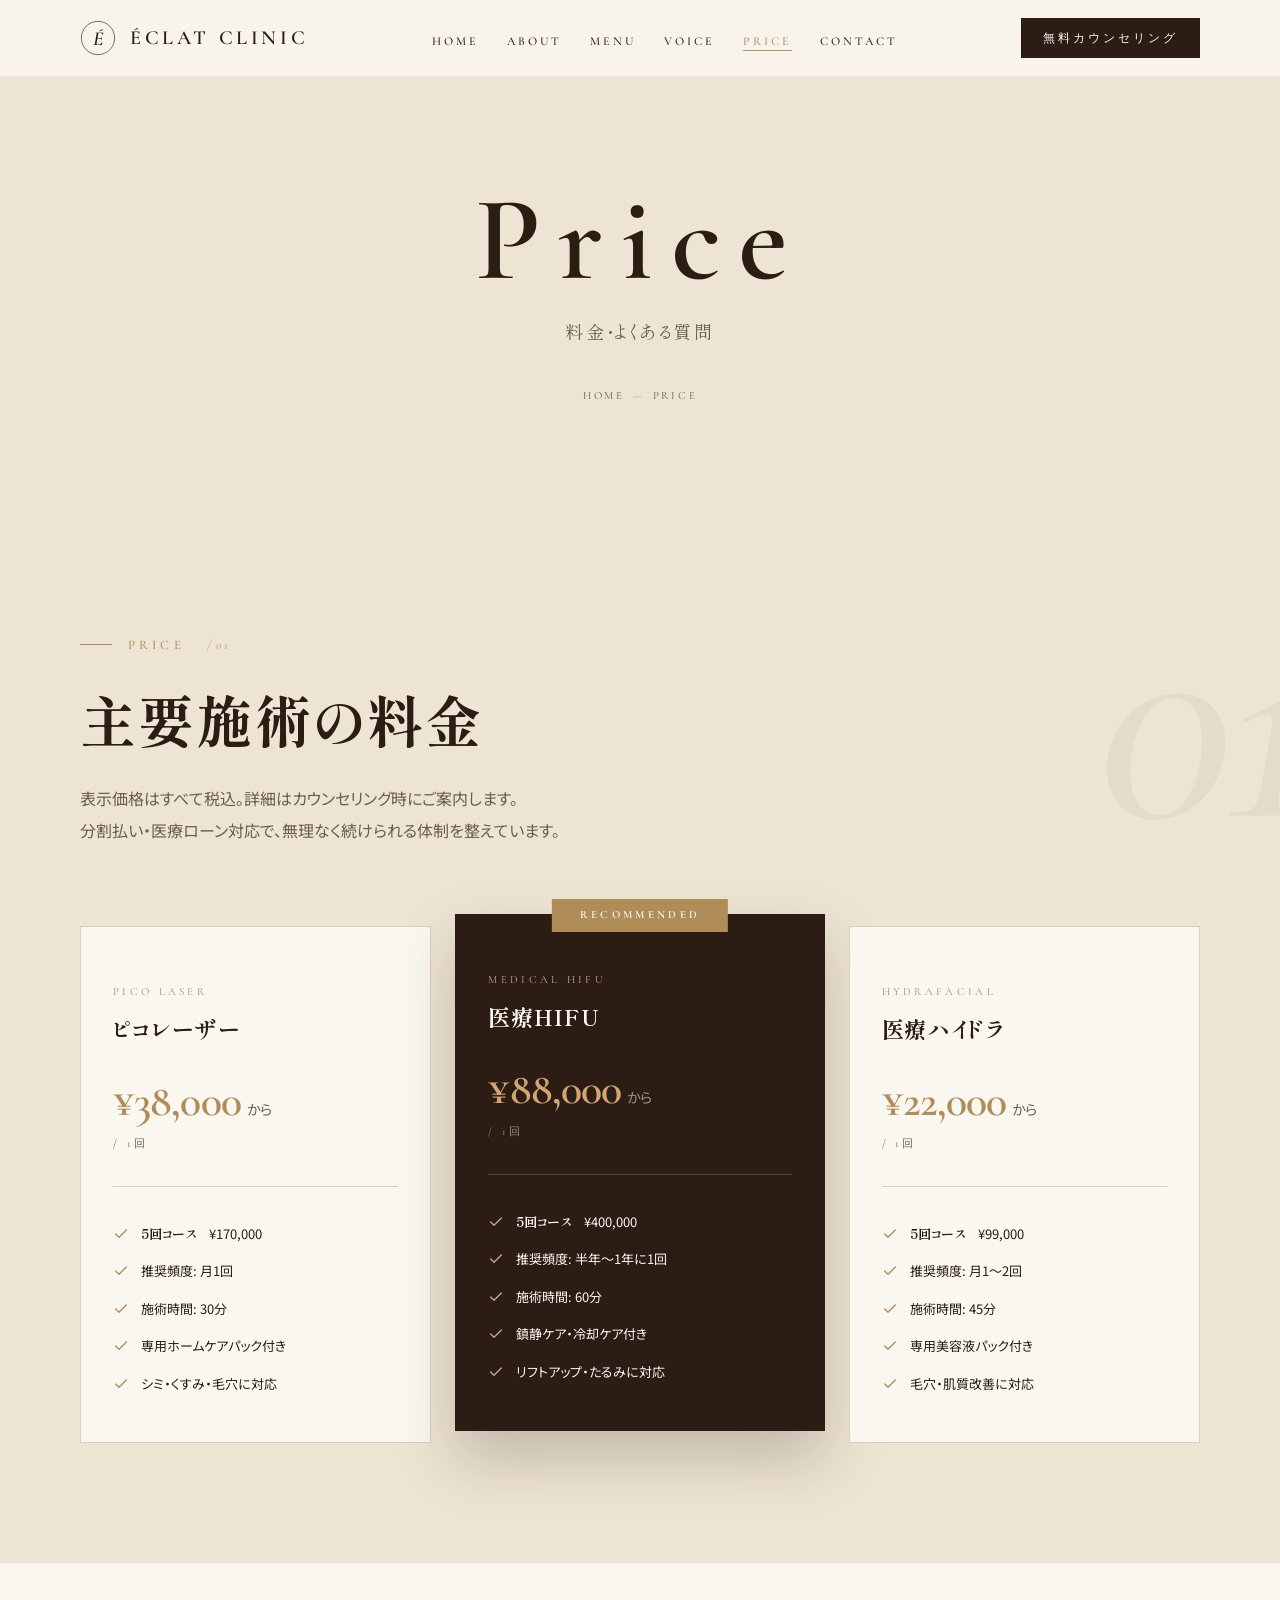
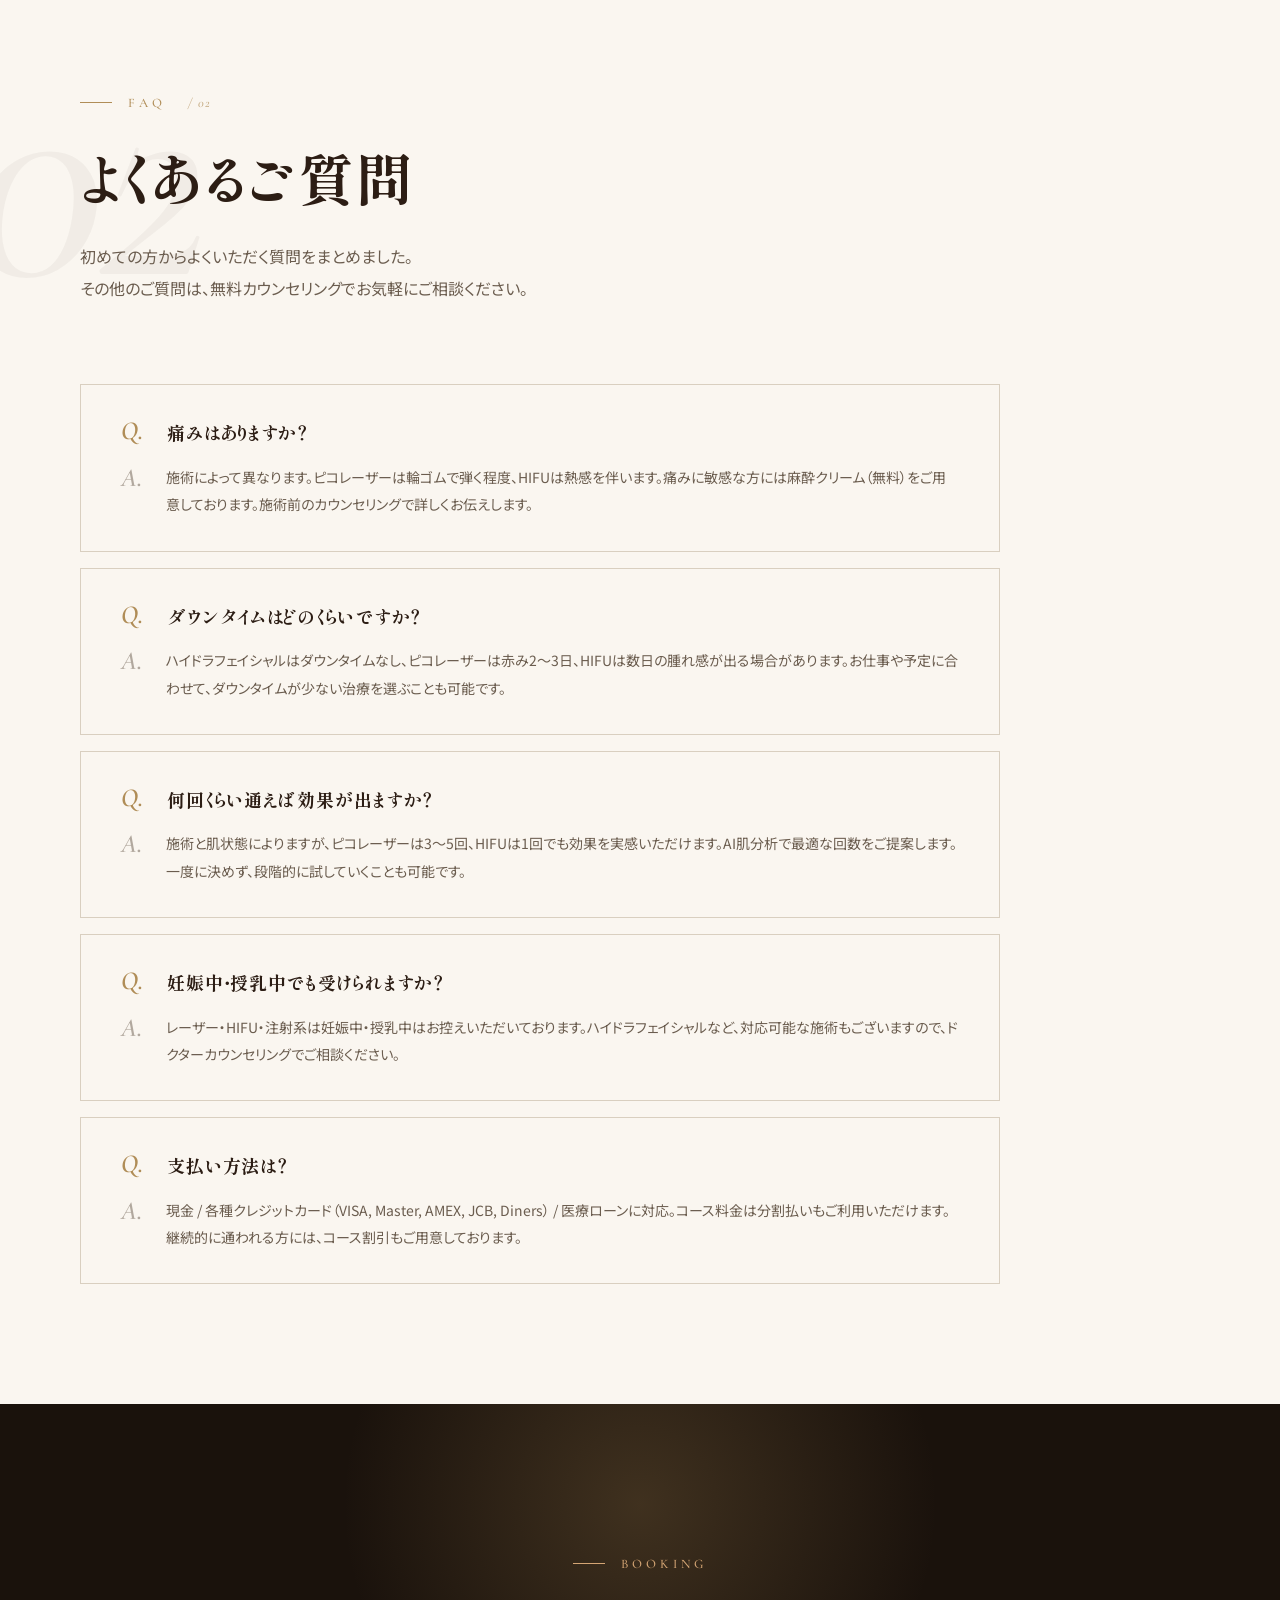
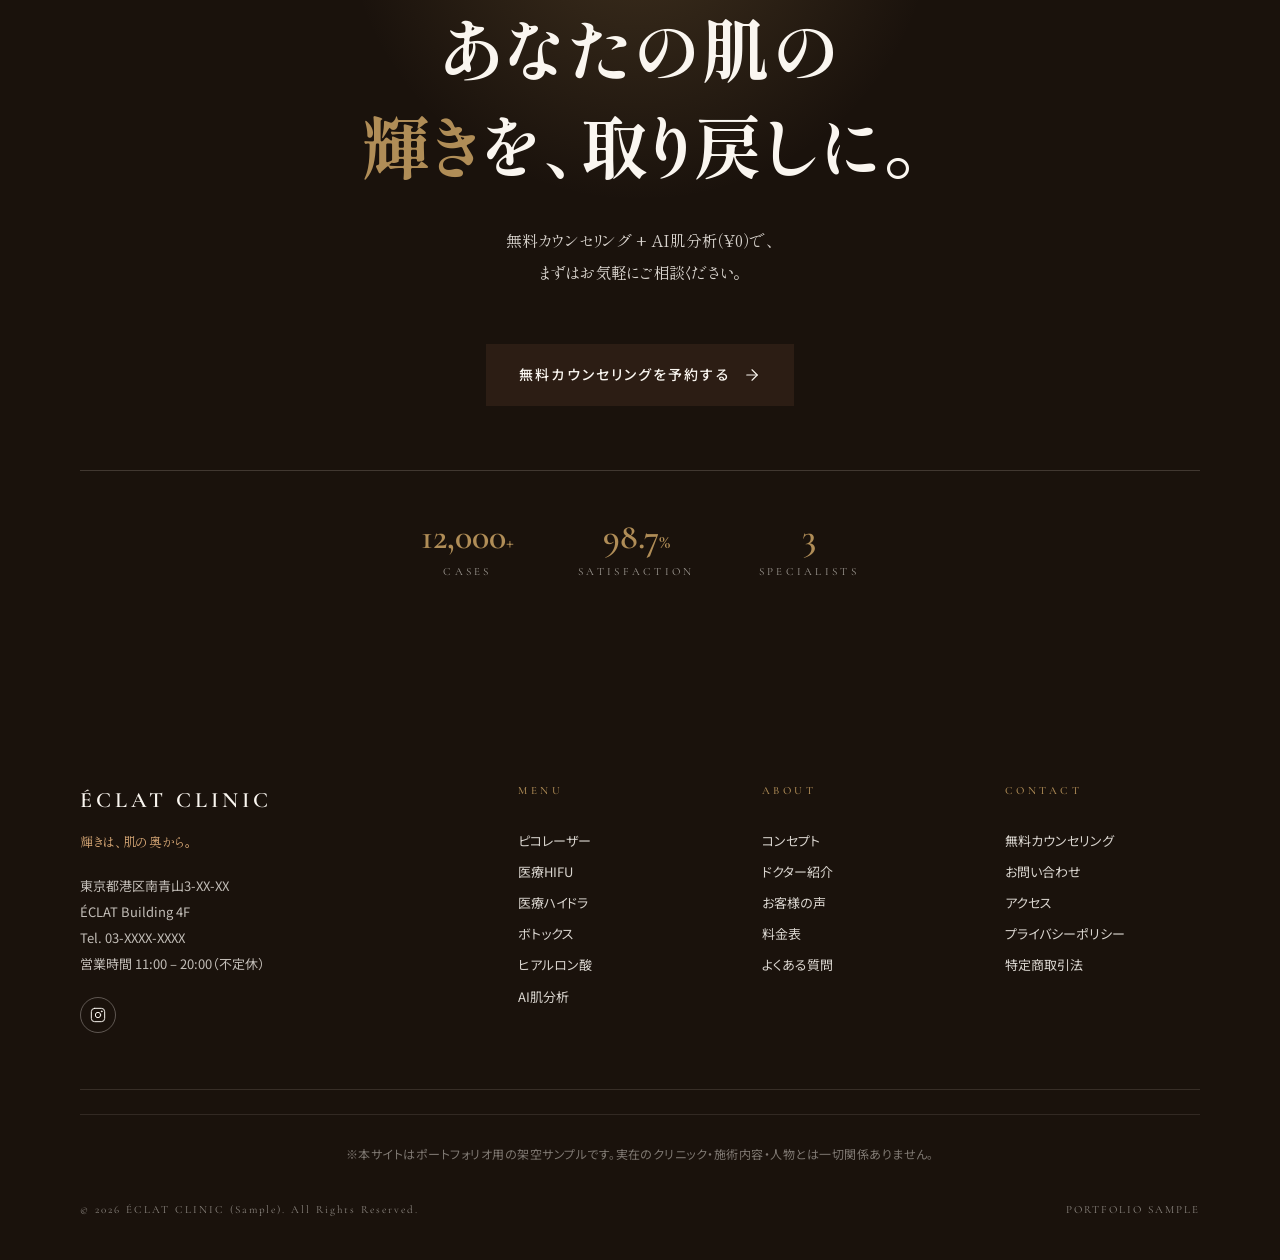
<file: eclat-clinic-hp/price.html>
<!DOCTYPE html>
<html lang="ja">
<head>
  <meta charset="UTF-8">
  <meta name="viewport" content="width=device-width, initial-scale=1.0">
  <title>Price｜ÉCLAT CLINIC</title>
  <meta name="description" content="ÉCLAT CLINICの料金表とよくある質問。ピコレーザー・医療HIFU・医療ハイドラの価格。分割払い・医療ローン対応。">
  <link rel="preconnect" href="https://fonts.googleapis.com">
  <link rel="preconnect" href="https://fonts.gstatic.com" crossorigin>
  <link href="https://fonts.googleapis.com/css2?family=Cormorant+Garamond:ital,wght@0,400;0,500;0,600;0,700;1,400;1,500;1,600&family=Shippori+Mincho+B1:wght@400;500;700;800&family=Noto+Sans+JP:wght@300;400;500;700&display=swap" rel="stylesheet">
  <link rel="stylesheet" href="./css/style.css">
</head>
<body>

  <header class="site-header">
    <a href="./index.html" class="site-logo" aria-label="ÉCLAT CLINIC — ホームへ">
      <svg class="logo-mark" viewBox="0 0 40 40" xmlns="http://www.w3.org/2000/svg" aria-hidden="true">
        <circle cx="20" cy="20" r="18.5" fill="none" stroke="currentColor" stroke-width="0.7"/>
        <text x="20" y="27.5" text-anchor="middle" fill="currentColor" font-family="'Cormorant Garamond', serif" font-weight="600" font-size="22" font-style="italic">É</text>
      </svg>
      <span class="logo-text">ÉCLAT CLINIC</span>
    </a>
    <nav class="site-nav" aria-label="メインナビゲーション">
      <ul>
        <li><a href="./index.html">Home</a></li>
        <li><a href="./about.html">About</a></li>
        <li><a href="./menu.html">Menu</a></li>
        <li><a href="./voice.html">Voice</a></li>
        <li><a href="./price.html">Price</a></li>
        <li><a href="./contact.html">Contact</a></li>
      </ul>
    </nav>
    <a href="./contact.html" class="header-cta">無料カウンセリング</a>
    <button class="hamburger" id="hamburger" aria-label="メニューを開く" aria-expanded="false">
      <span class="hamburger-bar"></span>
      <span class="hamburger-bar"></span>
      <span class="hamburger-bar"></span>
    </button>
  </header>

  <div class="mobile-nav" id="mobile-nav" role="dialog" aria-label="モバイルナビゲーション">
    <nav>
      <ul>
        <li><a href="./index.html">Home</a></li>
        <li><a href="./about.html">About</a></li>
        <li><a href="./menu.html">Menu</a></li>
        <li><a href="./voice.html">Voice</a></li>
        <li><a href="./price.html">Price</a></li>
        <li><a href="./contact.html">Contact</a></li>
      </ul>
      <a href="./contact.html" class="mobile-cta">無料カウンセリング予約</a>
    </nav>
  </div>

  <!-- Page Hero -->
  <section class="page-hero bg-alt">
    <div class="container">
      <div class="page-hero-content">
        <span class="page-hero-en">Price</span>
        <span class="page-hero-jp">料金・よくある質問</span>
        <nav class="breadcrumb" aria-label="パンくずリスト">
          <a href="./index.html">Home</a>
          <span class="breadcrumb-sep" aria-hidden="true">—</span>
          <span aria-current="page">Price</span>
        </nav>
      </div>
    </div>
  </section>

  <!-- Price / 01 -->
  <section id="price" class="bg-alt">
    <span class="deco-bg-num" style="top:60px;right:-30px;">01</span>
    <div class="container">
      <div class="en-label">Price <span class="num">/ 01</span></div>
      <h2 class="section-title">主要施術の料金</h2>
      <p class="section-sub">表示価格はすべて税込。詳細はカウンセリング時にご案内します。<br>分割払い・医療ローン対応で、無理なく続けられる体制を整えています。</p>
      <div class="price-grid">
        <article class="price-card">
          <div class="menu-en">Pico Laser</div>
          <div class="name">ピコレーザー</div>
          <div class="price-amount">¥38,000<small>から</small></div>
          <div class="price-amount-label">/ 1回</div>
          <ul class="price-features">
            <li>
              <svg viewBox="0 0 24 24" fill="none" stroke="currentColor" stroke-width="2" stroke-linecap="round" stroke-linejoin="round" aria-hidden="true"><polyline points="20 6 9 17 4 12"/></svg>
              <strong>5回コース</strong> ¥170,000
            </li>
            <li>
              <svg viewBox="0 0 24 24" fill="none" stroke="currentColor" stroke-width="2" stroke-linecap="round" stroke-linejoin="round" aria-hidden="true"><polyline points="20 6 9 17 4 12"/></svg>
              推奨頻度: 月1回
            </li>
            <li>
              <svg viewBox="0 0 24 24" fill="none" stroke="currentColor" stroke-width="2" stroke-linecap="round" stroke-linejoin="round" aria-hidden="true"><polyline points="20 6 9 17 4 12"/></svg>
              施術時間: 30分
            </li>
            <li>
              <svg viewBox="0 0 24 24" fill="none" stroke="currentColor" stroke-width="2" stroke-linecap="round" stroke-linejoin="round" aria-hidden="true"><polyline points="20 6 9 17 4 12"/></svg>
              専用ホームケアパック付き
            </li>
            <li>
              <svg viewBox="0 0 24 24" fill="none" stroke="currentColor" stroke-width="2" stroke-linecap="round" stroke-linejoin="round" aria-hidden="true"><polyline points="20 6 9 17 4 12"/></svg>
              シミ・くすみ・毛穴に対応
            </li>
          </ul>
        </article>
        <article class="price-card featured">
          <div class="price-badge">Recommended</div>
          <div class="menu-en" style="color:var(--color-accent-light);">Medical HIFU</div>
          <div class="name">医療HIFU</div>
          <div class="price-amount">¥88,000<small>から</small></div>
          <div class="price-amount-label">/ 1回</div>
          <ul class="price-features">
            <li>
              <svg viewBox="0 0 24 24" fill="none" stroke="currentColor" stroke-width="2" stroke-linecap="round" stroke-linejoin="round" aria-hidden="true"><polyline points="20 6 9 17 4 12"/></svg>
              <strong>5回コース</strong> ¥400,000
            </li>
            <li>
              <svg viewBox="0 0 24 24" fill="none" stroke="currentColor" stroke-width="2" stroke-linecap="round" stroke-linejoin="round" aria-hidden="true"><polyline points="20 6 9 17 4 12"/></svg>
              推奨頻度: 半年〜1年に1回
            </li>
            <li>
              <svg viewBox="0 0 24 24" fill="none" stroke="currentColor" stroke-width="2" stroke-linecap="round" stroke-linejoin="round" aria-hidden="true"><polyline points="20 6 9 17 4 12"/></svg>
              施術時間: 60分
            </li>
            <li>
              <svg viewBox="0 0 24 24" fill="none" stroke="currentColor" stroke-width="2" stroke-linecap="round" stroke-linejoin="round" aria-hidden="true"><polyline points="20 6 9 17 4 12"/></svg>
              鎮静ケア・冷却ケア付き
            </li>
            <li>
              <svg viewBox="0 0 24 24" fill="none" stroke="currentColor" stroke-width="2" stroke-linecap="round" stroke-linejoin="round" aria-hidden="true"><polyline points="20 6 9 17 4 12"/></svg>
              リフトアップ・たるみに対応
            </li>
          </ul>
        </article>
        <article class="price-card">
          <div class="menu-en">Hydrafacial</div>
          <div class="name">医療ハイドラ</div>
          <div class="price-amount">¥22,000<small>から</small></div>
          <div class="price-amount-label">/ 1回</div>
          <ul class="price-features">
            <li>
              <svg viewBox="0 0 24 24" fill="none" stroke="currentColor" stroke-width="2" stroke-linecap="round" stroke-linejoin="round" aria-hidden="true"><polyline points="20 6 9 17 4 12"/></svg>
              <strong>5回コース</strong> ¥99,000
            </li>
            <li>
              <svg viewBox="0 0 24 24" fill="none" stroke="currentColor" stroke-width="2" stroke-linecap="round" stroke-linejoin="round" aria-hidden="true"><polyline points="20 6 9 17 4 12"/></svg>
              推奨頻度: 月1〜2回
            </li>
            <li>
              <svg viewBox="0 0 24 24" fill="none" stroke="currentColor" stroke-width="2" stroke-linecap="round" stroke-linejoin="round" aria-hidden="true"><polyline points="20 6 9 17 4 12"/></svg>
              施術時間: 45分
            </li>
            <li>
              <svg viewBox="0 0 24 24" fill="none" stroke="currentColor" stroke-width="2" stroke-linecap="round" stroke-linejoin="round" aria-hidden="true"><polyline points="20 6 9 17 4 12"/></svg>
              専用美容液パック付き
            </li>
            <li>
              <svg viewBox="0 0 24 24" fill="none" stroke="currentColor" stroke-width="2" stroke-linecap="round" stroke-linejoin="round" aria-hidden="true"><polyline points="20 6 9 17 4 12"/></svg>
              毛穴・肌質改善に対応
            </li>
          </ul>
        </article>
      </div>
    </div>
  </section>

  <!-- FAQ / 02 -->
  <section id="faq">
    <span class="deco-bg-num" style="top:60px;left:-30px;">02</span>
    <div class="container">
      <div class="en-label">FAQ <span class="num">/ 02</span></div>
      <h2 class="section-title">よくあるご質問</h2>
      <p class="section-sub">初めての方からよくいただく質問をまとめました。<br>その他のご質問は、無料カウンセリングでお気軽にご相談ください。</p>
      <div class="faq-list">
        <article class="faq-item">
          <div class="faq-q">
            <span class="faq-q-mark">Q.</span>
            <span>痛みはありますか？</span>
          </div>
          <div class="faq-a">
            <span class="faq-a-mark">A.</span>
            <span>施術によって異なります。ピコレーザーは輪ゴムで弾く程度、HIFUは熱感を伴います。痛みに敏感な方には麻酔クリーム（無料）をご用意しております。施術前のカウンセリングで詳しくお伝えします。</span>
          </div>
        </article>
        <article class="faq-item">
          <div class="faq-q">
            <span class="faq-q-mark">Q.</span>
            <span>ダウンタイムはどのくらいですか？</span>
          </div>
          <div class="faq-a">
            <span class="faq-a-mark">A.</span>
            <span>ハイドラフェイシャルはダウンタイムなし、ピコレーザーは赤み2〜3日、HIFUは数日の腫れ感が出る場合があります。お仕事や予定に合わせて、ダウンタイムが少ない治療を選ぶことも可能です。</span>
          </div>
        </article>
        <article class="faq-item">
          <div class="faq-q">
            <span class="faq-q-mark">Q.</span>
            <span>何回くらい通えば効果が出ますか？</span>
          </div>
          <div class="faq-a">
            <span class="faq-a-mark">A.</span>
            <span>施術と肌状態によりますが、ピコレーザーは3〜5回、HIFUは1回でも効果を実感いただけます。AI肌分析で最適な回数をご提案します。一度に決めず、段階的に試していくことも可能です。</span>
          </div>
        </article>
        <article class="faq-item">
          <div class="faq-q">
            <span class="faq-q-mark">Q.</span>
            <span>妊娠中・授乳中でも受けられますか？</span>
          </div>
          <div class="faq-a">
            <span class="faq-a-mark">A.</span>
            <span>レーザー・HIFU・注射系は妊娠中・授乳中はお控えいただいております。ハイドラフェイシャルなど、対応可能な施術もございますので、ドクターカウンセリングでご相談ください。</span>
          </div>
        </article>
        <article class="faq-item">
          <div class="faq-q">
            <span class="faq-q-mark">Q.</span>
            <span>支払い方法は？</span>
          </div>
          <div class="faq-a">
            <span class="faq-a-mark">A.</span>
            <span>現金 / 各種クレジットカード（VISA, Master, AMEX, JCB, Diners） / 医療ローンに対応。コース料金は分割払いもご利用いただけます。継続的に通われる方には、コース割引もご用意しております。</span>
          </div>
        </article>
      </div>
    </div>
  </section>

  <!-- Final CTA -->
  <section class="final-cta bg-dark">
    <span class="deco-circle deco-circle-dark" style="width:700px;height:700px;top:-250px;left:50%;transform:translateX(-50%);"></span>
    <div class="container">
      <div class="en-label" style="justify-content:center;color:var(--color-accent-light);">Booking</div>
      <h2 class="section-title" style="text-align:center;">あなたの肌の<br><span class="accent">輝き</span>を、取り戻しに。</h2>
      <p class="final-cta-sub">無料カウンセリング + AI肌分析（¥0）で、<br>まずはお気軽にご相談ください。</p>
      <div class="final-cta-buttons">
        <a href="./contact.html" class="btn btn-primary">
          無料カウンセリングを予約する
          <svg class="btn-icon" viewBox="0 0 24 24" fill="none" stroke="currentColor" stroke-width="1.5" stroke-linecap="round" stroke-linejoin="round" aria-hidden="true">
            <line x1="5" y1="12" x2="19" y2="12"/><polyline points="12 5 19 12 12 19"/>
          </svg>
        </a>
      </div>
      <div class="final-cta-stats">
        <div class="final-cta-stat"><div class="num">12,000<small>+</small></div><div class="label">Cases</div></div>
        <div class="final-cta-stat"><div class="num">98.7<small>%</small></div><div class="label">Satisfaction</div></div>
        <div class="final-cta-stat"><div class="num">3</div><div class="label">Specialists</div></div>
      </div>
    </div>
  </section>

  <footer>
    <div class="container">
      <div class="footer-grid">
        <div class="footer-brand">
          <div class="logo-text">ÉCLAT CLINIC</div>
          <div class="tagline">輝きは、肌の奥から。</div>
          <p>東京都港区南青山3-XX-XX<br>ÉCLAT Building 4F<br>Tel. 03-XXXX-XXXX<br>営業時間 11:00 – 20:00（不定休）</p>
          <div class="footer-social">
            <a href="https://www.instagram.com/" target="_blank" rel="noopener noreferrer" aria-label="Instagram">
              <svg viewBox="0 0 24 24" fill="none" stroke="currentColor" stroke-width="1.5" stroke-linecap="round" stroke-linejoin="round" aria-hidden="true">
                <rect x="2" y="2" width="20" height="20" rx="5"/><circle cx="12" cy="12" r="4"/>
                <circle cx="17.5" cy="6.5" r=".6" fill="currentColor"/>
              </svg>
            </a>
          </div>
        </div>
        <div class="footer-col">
          <h4>Menu</h4>
          <ul>
            <li><a href="./menu.html">ピコレーザー</a></li>
            <li><a href="./menu.html">医療HIFU</a></li>
            <li><a href="./menu.html">医療ハイドラ</a></li>
            <li><a href="./menu.html">ボトックス</a></li>
            <li><a href="./menu.html">ヒアルロン酸</a></li>
            <li><a href="./menu.html">AI肌分析</a></li>
          </ul>
        </div>
        <div class="footer-col">
          <h4>About</h4>
          <ul>
            <li><a href="./about.html">コンセプト</a></li>
            <li><a href="./about.html">ドクター紹介</a></li>
            <li><a href="./voice.html">お客様の声</a></li>
            <li><a href="./price.html">料金表</a></li>
            <li><a href="./price.html">よくある質問</a></li>
          </ul>
        </div>
        <div class="footer-col">
          <h4>Contact</h4>
          <ul>
            <li><a href="./contact.html">無料カウンセリング</a></li>
            <li><a href="./contact.html">お問い合わせ</a></li>
            <li><a href="./contact.html">アクセス</a></li>
            <li><a href="#">プライバシーポリシー</a></li>
            <li><a href="#">特定商取引法</a></li>
          </ul>
        </div>
      </div>
      <div class="footer-disclaimer">
        ※本サイトはポートフォリオ用の架空サンプルです。実在のクリニック・施術内容・人物とは一切関係ありません。
      </div>
      <div class="footer-bottom">
        <span>© 2026 ÉCLAT CLINIC (Sample). All Rights Reserved.</span>
        <span>PORTFOLIO SAMPLE</span>
      </div>
    </div>
  </footer>

  <script src="./js/main.js"></script>
</body>
</html>
</file>
<file: eclat-clinic-hp/css/style.css>
/* ============================================
   ÉCLAT CLINIC HP — Shared Styles
   ============================================ */

/* Design Tokens */
:root {
  --color-primary: #2c1d14;
  --color-accent: #b08d57;
  --color-accent-light: #d4a574;
  --color-bg: #faf6f0;
  --color-bg-alt: #ede4d3;
  --color-bg-dark: #1a120c;
  --color-text: #2c1d14;
  --color-text-light: #6b5d4f;
  --color-line: #d9cfc0;

  --serif-en: 'Cormorant Garamond', 'Times New Roman', serif;
  --mincho: 'Shippori Mincho B1', 'Yu Mincho', serif;
  --sans-jp: 'Noto Sans JP', 'Hiragino Sans', sans-serif;
}

/* Reset */
*, *::before, *::after { box-sizing: border-box; margin: 0; padding: 0; }
html { scroll-behavior: smooth; }
body {
  font-family: var(--sans-jp);
  color: var(--color-text);
  background: var(--color-bg);
  line-height: 1.7;
  -webkit-font-smoothing: antialiased;
  font-feature-settings: "palt";
}
img { max-width: 100%; height: auto; display: block; }
a { color: inherit; text-decoration: none; }
button { font-family: inherit; cursor: pointer; border: none; background: none; }
ul, ol { list-style: none; }

/* Layout */
.container { max-width: 1280px; margin: 0 auto; padding: 0 80px; }
section { padding: 120px 0; position: relative; overflow: hidden; }

/* Backgrounds */
.bg-alt { background: var(--color-bg-alt); }
.bg-dark { background: var(--color-bg-dark); color: var(--color-bg); }
.bg-dark .section-title { color: var(--color-bg); }
.bg-dark .section-sub { color: rgba(250,246,240,.7); }

/* Decorations */
.en-label {
  display: inline-flex;
  align-items: center;
  gap: 16px;
  font-family: var(--serif-en);
  font-size: 13px;
  font-weight: 500;
  letter-spacing: .32em;
  color: var(--color-accent);
  text-transform: uppercase;
  margin-bottom: 24px;
}
.en-label::before {
  content: '';
  display: block;
  width: 32px;
  height: 1px;
  background: var(--color-accent);
}
.en-label .num { font-style: italic; opacity: .7; letter-spacing: .1em; margin-left: 6px; }

.section-title {
  font-family: var(--mincho);
  font-size: clamp(30px, 4.4vw, 56px);
  font-weight: 700;
  line-height: 1.4;
  letter-spacing: .04em;
  margin-bottom: 24px;
}
.section-title .accent { color: var(--color-accent); }
.section-sub {
  font-size: 16px;
  color: var(--color-text-light);
  line-height: 2.0;
  margin-bottom: 80px;
  max-width: 680px;
}

.deco-circle {
  position: absolute;
  border-radius: 50%;
  pointer-events: none;
  z-index: 0;
}
.deco-circle-gold  { background: radial-gradient(circle, rgba(176,141,87,.18) 0%, transparent 65%); }
.deco-circle-dark  { background: radial-gradient(circle, rgba(176,141,87,.25) 0%, transparent 60%); }

.deco-bg-num {
  position: absolute;
  font-family: var(--serif-en);
  font-style: italic;
  font-size: clamp(180px, 24vw, 320px);
  font-weight: 500;
  line-height: 1;
  color: var(--color-primary);
  opacity: .04;
  pointer-events: none;
  user-select: none;
  z-index: 0;
  letter-spacing: -.02em;
}
.deco-dot-pattern {
  background-image: radial-gradient(circle, rgba(176,141,87,.18) 1px, transparent 1px);
  background-size: 28px 28px;
}
.container > * { position: relative; z-index: 1; }

/* Buttons */
.btn {
  display: inline-flex;
  align-items: center;
  gap: 12px;
  padding: 18px 32px;
  font-size: 14px;
  font-weight: 500;
  letter-spacing: .15em;
  transition: transform .25s ease, background .25s ease, box-shadow .25s ease, color .25s ease, border-color .25s ease;
  cursor: pointer;
  white-space: nowrap;
}
.btn-primary {
  background: var(--color-primary);
  color: var(--color-bg);
  border: 1px solid var(--color-primary);
}
.btn-primary:hover {
  background: var(--color-accent);
  border-color: var(--color-accent);
  transform: translateY(-3px);
  box-shadow: 0 14px 32px rgba(176,141,87,.35);
}
.btn-secondary {
  background: transparent;
  color: var(--color-primary);
  border: 1px solid var(--color-primary);
}
.btn-secondary:hover {
  background: var(--color-primary);
  color: var(--color-bg);
  transform: translateY(-3px);
}
.btn-icon { width: 18px; height: 18px; flex-shrink: 0; }

/* ============================================
   Header
   ============================================ */
.site-header {
  position: fixed; top: 0; left: 0; right: 0;
  z-index: 100;
  padding: 18px 80px;
  display: flex;
  justify-content: space-between;
  align-items: center;
  background: rgba(250,246,240,.88);
  backdrop-filter: blur(14px);
  -webkit-backdrop-filter: blur(14px);
  border-bottom: 1px solid rgba(217,207,192,.5);
  transition: padding .3s ease, box-shadow .3s ease;
}
.site-header.scrolled {
  padding-top: 12px;
  padding-bottom: 12px;
  box-shadow: 0 4px 24px rgba(44,29,20,.08);
}

.site-logo { display: flex; align-items: center; gap: 14px; color: var(--color-primary); }
.site-logo .logo-mark { width: 36px; height: 36px; flex-shrink: 0; }
.site-logo .logo-text {
  font-family: var(--serif-en);
  font-size: 20px;
  font-weight: 600;
  letter-spacing: .18em;
}

.site-nav ul { display: flex; gap: 28px; }
.site-nav a {
  font-family: var(--serif-en);
  font-size: 12px;
  font-weight: 500;
  letter-spacing: .25em;
  text-transform: uppercase;
  transition: color .25s ease;
  color: var(--color-primary);
  padding-bottom: 2px;
  border-bottom: 1px solid transparent;
}
.site-nav a:hover,
.site-nav a.active { color: var(--color-accent); border-bottom-color: var(--color-accent); }

.header-cta {
  display: inline-block;
  padding: 10px 22px;
  background: var(--color-primary);
  color: var(--color-bg);
  font-family: var(--serif-en);
  font-size: 12px;
  letter-spacing: .25em;
  transition: background .25s ease, transform .25s ease;
  white-space: nowrap;
}
.header-cta:hover { background: var(--color-accent); transform: translateY(-2px); }

/* Hamburger */
.hamburger {
  display: none;
  flex-direction: column;
  gap: 5px;
  width: 32px;
  padding: 4px;
  z-index: 201;
}
.hamburger-bar {
  display: block;
  height: 1px;
  background: var(--color-primary);
  transition: transform .3s ease, opacity .3s ease;
  transform-origin: center;
}
.hamburger.is-open .hamburger-bar:nth-child(1) { transform: translateY(6px) rotate(45deg); }
.hamburger.is-open .hamburger-bar:nth-child(2) { opacity: 0; }
.hamburger.is-open .hamburger-bar:nth-child(3) { transform: translateY(-6px) rotate(-45deg); }

/* Mobile Nav Overlay */
.mobile-nav {
  position: fixed;
  inset: 0;
  z-index: 200;
  background: var(--color-bg-dark);
  display: flex;
  align-items: center;
  justify-content: center;
  opacity: 0;
  pointer-events: none;
  transition: opacity .4s ease;
}
.mobile-nav.is-open { opacity: 1; pointer-events: all; }
.mobile-nav ul { display: flex; flex-direction: column; align-items: center; gap: 40px; }
.mobile-nav a {
  font-family: var(--serif-en);
  font-size: 28px;
  font-weight: 500;
  letter-spacing: .3em;
  color: var(--color-bg);
  text-transform: uppercase;
  opacity: .85;
  transition: color .25s ease, opacity .25s ease;
}
.mobile-nav a:hover { color: var(--color-accent); opacity: 1; }
.mobile-nav a.active { color: var(--color-accent); opacity: 1; }
.mobile-nav .mobile-cta {
  margin-top: 16px;
  padding: 16px 40px;
  background: var(--color-accent);
  color: var(--color-bg);
  font-family: var(--serif-en);
  font-size: 14px;
  letter-spacing: .3em;
  text-transform: uppercase;
  font-weight: 500;
}

/* ============================================
   Footer
   ============================================ */
footer {
  background: var(--color-bg-dark);
  color: var(--color-bg);
  padding: 80px 0 40px;
}
.footer-grid {
  display: grid;
  grid-template-columns: 2fr 1fr 1fr 1fr;
  gap: 48px;
  padding-bottom: 56px;
  border-bottom: 1px solid rgba(217,207,192,.15);
}
.footer-brand .logo-text {
  font-family: var(--serif-en);
  font-size: 22px;
  font-weight: 600;
  letter-spacing: .18em;
  margin-bottom: 12px;
}
.footer-brand .tagline {
  font-family: var(--mincho);
  font-size: 13px;
  color: var(--color-accent-light);
  margin-bottom: 20px;
  letter-spacing: .05em;
}
.footer-brand p { font-size: 13px; line-height: 2.0; opacity: .75; }
.footer-col h4 {
  font-family: var(--serif-en);
  font-size: 11px;
  letter-spacing: .32em;
  color: var(--color-accent);
  margin-bottom: 24px;
  font-weight: 500;
  text-transform: uppercase;
}
.footer-col li { font-size: 13px; line-height: 2.4; opacity: .85; }
.footer-col a { transition: color .25s ease; }
.footer-col a:hover { color: var(--color-accent); }
.footer-bottom {
  display: flex;
  justify-content: space-between;
  padding-top: 32px;
  font-size: 11px;
  opacity: .5;
  font-family: var(--serif-en);
  letter-spacing: .18em;
}
.footer-social { display: flex; gap: 16px; margin-top: 20px; }
.footer-social a {
  width: 36px; height: 36px;
  border: 1px solid rgba(250,246,240,.3);
  border-radius: 50%;
  display: flex;
  align-items: center;
  justify-content: center;
  transition: border-color .25s ease, color .25s ease;
}
.footer-social a:hover { border-color: var(--color-accent); color: var(--color-accent); }
.footer-social svg { width: 16px; height: 16px; }
.footer-disclaimer {
  text-align: center;
  font-size: 12px;
  line-height: 1.8;
  color: rgba(250,246,240,.45);
  padding: 28px 0 4px;
  margin-top: 24px;
  border-top: 1px solid rgba(217,207,192,.12);
  letter-spacing: .04em;
  font-family: var(--sans-jp);
}

/* ============================================
   HOME: Hero
   ============================================ */
.hero {
  min-height: 100vh;
  padding: 130px 0 80px;
  display: flex;
  align-items: center;
}
.hero-grid {
  display: grid;
  grid-template-columns: 1fr 1fr;
  gap: 80px;
  align-items: center;
  width: 100%;
}
.hero-text { position: relative; }
.hero-en-label { animation: heroFadeIn .7s ease-out .1s both; }
.hero-vertical-wrap {
  display: flex;
  gap: 12px;
  align-items: flex-start;
  margin-bottom: 40px;
  animation: heroFadeIn .9s ease-out .3s both;
}
.hero-vertical {
  writing-mode: vertical-rl;
  -webkit-writing-mode: vertical-rl;
  font-family: var(--mincho);
  font-size: clamp(40px, 5.2vw, 76px);
  font-weight: 800;
  line-height: 1.7;
  letter-spacing: .04em;
  color: var(--color-primary);
  max-height: 680px;
}
.hero-vertical .accent { color: var(--color-accent); }
.hero-sub {
  font-family: var(--mincho);
  font-size: 17px;
  line-height: 2.0;
  color: var(--color-text-light);
  margin-bottom: 40px;
  max-width: 460px;
  letter-spacing: .05em;
  animation: heroFadeIn .7s ease-out .6s both;
}
.hero-cta-group {
  display: flex;
  gap: 16px;
  margin-bottom: 56px;
  flex-wrap: wrap;
  animation: heroFadeIn .7s ease-out .8s both;
}
.hero-stats {
  display: flex;
  gap: 56px;
  padding-top: 32px;
  border-top: 1px solid var(--color-line);
  animation: heroFadeIn .7s ease-out 1.0s both;
}
.hero-stat .num {
  font-family: var(--serif-en);
  font-size: 38px;
  font-weight: 600;
  color: var(--color-accent);
  line-height: 1;
  margin-bottom: 8px;
  letter-spacing: -.01em;
}
.hero-stat .num small { font-size: .55em; margin-left: 2px; font-weight: 500; }
.hero-stat .label {
  font-family: var(--serif-en);
  font-size: 11px;
  letter-spacing: .3em;
  color: var(--color-text-light);
  text-transform: uppercase;
}
.hero-stat .label-jp {
  font-family: var(--sans-jp);
  font-size: 11px;
  color: var(--color-text-light);
  letter-spacing: .05em;
  display: block;
  margin-top: 4px;
}
.hero-visual {
  position: relative;
  animation: heroFadeIn 1.0s ease-out .2s both;
}
.hero-visual img { width: 100%; height: 620px; object-fit: cover; }
.hero-visual::after {
  content: '';
  position: absolute;
  top: 24px; left: 24px;
  right: -20px; bottom: -20px;
  border: 1px solid var(--color-accent);
  z-index: -1;
}
.hero-scroll-hint {
  position: absolute;
  bottom: 32px;
  right: 80px;
  font-family: var(--serif-en);
  font-size: 12px;
  letter-spacing: .3em;
  color: var(--color-text-light);
  writing-mode: vertical-rl;
}
.hero-scroll-hint::after {
  content: '';
  display: block;
  width: 1px;
  height: 56px;
  background: var(--color-accent);
  margin: 16px auto 0;
  animation: scrollLine 2.5s ease-in-out infinite;
  transform-origin: top;
}
@keyframes scrollLine {
  0%, 100% { transform: scaleY(.4); opacity: .4; }
  50% { transform: scaleY(1); opacity: 1; }
}
@keyframes heroFadeIn {
  from { opacity: 0; transform: translateY(16px); }
  to   { opacity: 1; transform: translateY(0); }
}

/* ============================================
   HOME: Concept
   ============================================ */
.concept-grid {
  display: grid;
  grid-template-columns: repeat(3, 1fr);
  gap: 56px;
}
.concept-num {
  font-family: var(--serif-en);
  font-style: italic;
  font-size: 64px;
  font-weight: 500;
  color: var(--color-accent);
  line-height: 1;
  margin-bottom: 8px;
  letter-spacing: -.02em;
}
.concept-en {
  font-family: var(--serif-en);
  font-size: 12px;
  letter-spacing: .32em;
  color: var(--color-accent);
  margin-bottom: 24px;
  text-transform: uppercase;
}
.concept-icon-wrap {
  width: 88px; height: 88px;
  margin-bottom: 32px;
  border-radius: 50%;
  background: var(--color-bg);
  border: 1px solid var(--color-line);
  display: flex;
  align-items: center;
  justify-content: center;
  color: var(--color-accent);
  transition: transform .4s ease, background .4s ease, box-shadow .4s ease;
}
.concept-card:hover .concept-icon-wrap {
  transform: translateY(-6px);
  background: var(--color-accent);
  color: var(--color-bg);
  box-shadow: 0 14px 32px rgba(176,141,87,.28);
}
.concept-icon-wrap svg { width: 40px; height: 40px; }
.concept-card h3 {
  font-family: var(--mincho);
  font-size: 22px;
  margin-bottom: 20px;
  font-weight: 700;
  line-height: 1.6;
  letter-spacing: .04em;
}
.concept-card p { font-size: 14px; line-height: 2.0; color: var(--color-text-light); }

/* ============================================
   HOME: Menu Excerpt
   ============================================ */
.menu-grid {
  display: grid;
  grid-template-columns: repeat(3, 1fr);
  gap: 0;
  border-top: 1px solid var(--color-line);
  border-left: 1px solid var(--color-line);
}
.menu-card {
  padding: 56px 40px;
  background: var(--color-bg);
  border-right: 1px solid var(--color-line);
  border-bottom: 1px solid var(--color-line);
  transition: background .4s ease;
  position: relative;
}
.menu-card:hover { background: var(--color-bg-alt); }
.menu-card:hover .menu-icon { transform: scale(1.08); }
.menu-icon {
  width: 56px; height: 56px;
  color: var(--color-accent);
  margin-bottom: 28px;
  transition: transform .4s ease;
}
.menu-en {
  font-family: var(--serif-en);
  font-size: 11px;
  letter-spacing: .3em;
  color: var(--color-accent);
  margin-bottom: 8px;
  text-transform: uppercase;
}
.menu-card h3 {
  font-family: var(--mincho);
  font-size: 22px;
  margin-bottom: 12px;
  font-weight: 700;
  letter-spacing: .04em;
}
.menu-card .effect { font-size: 13px; color: var(--color-text-light); margin-bottom: 28px; line-height: 1.8; }
.menu-price {
  font-family: var(--serif-en);
  font-size: 28px;
  font-weight: 600;
  color: var(--color-primary);
  letter-spacing: -.01em;
}
.menu-price small {
  font-size: 13px;
  color: var(--color-text-light);
  font-family: var(--sans-jp);
  font-weight: 400;
  margin-left: 6px;
}
.section-link-wrap { margin-top: 56px; text-align: center; }

/* ============================================
   HOME: Results
   ============================================ */
.results-grid {
  display: grid;
  grid-template-columns: repeat(4, 1fr);
  gap: 24px;
}
.result-card {
  text-align: center;
  padding: 40px 16px;
  border-left: 1px solid rgba(176,141,87,.25);
}
.result-card:first-child { border-left: none; }
.result-num {
  font-family: var(--serif-en);
  font-size: clamp(64px, 9vw, 120px);
  font-weight: 600;
  line-height: 1;
  color: var(--color-accent);
  margin-bottom: 20px;
  letter-spacing: -.03em;
  font-feature-settings: "tnum";
}
.result-num small { font-size: .4em; letter-spacing: 0; margin-left: 4px; font-weight: 500; }
.result-label {
  font-family: var(--mincho);
  font-size: 15px;
  letter-spacing: .1em;
  color: rgba(250,246,240,.85);
  margin-bottom: 6px;
}
.result-label-en {
  font-family: var(--serif-en);
  font-size: 11px;
  letter-spacing: .3em;
  color: var(--color-accent-light);
  text-transform: uppercase;
  opacity: .7;
}

/* ============================================
   HOME: Instagram
   ============================================ */
.instagram-section .section-sub { margin-bottom: 48px; }
.instagram-grid {
  display: grid;
  grid-template-columns: repeat(3, 1fr);
  gap: 4px;
  margin-bottom: 48px;
}
.insta-cell {
  aspect-ratio: 1;
  overflow: hidden;
  position: relative;
}
.insta-cell img {
  width: 100%;
  height: 100%;
  object-fit: cover;
  transition: transform .5s ease;
  filter: grayscale(.15) contrast(1.02);
}
.insta-cell:hover img { transform: scale(1.06); }
.insta-cell-overlay {
  position: absolute;
  inset: 0;
  background: rgba(44,29,20,.45);
  opacity: 0;
  transition: opacity .4s ease;
  display: flex;
  align-items: center;
  justify-content: center;
}
.insta-cell:hover .insta-cell-overlay { opacity: 1; }
.insta-cell-overlay svg { width: 32px; height: 32px; color: white; }
.instagram-cta { text-align: center; margin-top: 40px; }
.btn-instagram {
  display: inline-flex;
  align-items: center;
  gap: 12px;
  padding: 16px 40px;
  background: transparent;
  color: var(--color-primary);
  border: 1px solid var(--color-primary);
  font-family: var(--serif-en);
  font-size: 13px;
  letter-spacing: .25em;
  text-transform: uppercase;
  transition: background .25s ease, color .25s ease, transform .25s ease;
}
.btn-instagram:hover {
  background: var(--color-primary);
  color: var(--color-bg);
  transform: translateY(-2px);
}
.btn-instagram svg { width: 18px; height: 18px; }

/* ============================================
   HOME: Final CTA
   ============================================ */
.final-cta {
  text-align: center;
  padding: 140px 0 120px;
}
.final-cta .en-label { justify-content: center; color: var(--color-accent-light); }
.final-cta .en-label::before { background: var(--color-accent-light); }
.final-cta .section-title { font-size: clamp(36px, 5.4vw, 72px); margin-bottom: 32px; }
.final-cta .section-title .accent { color: var(--color-accent); }
.final-cta-sub {
  font-family: var(--mincho);
  font-size: 16px;
  line-height: 2.0;
  color: rgba(250,246,240,.85);
  margin-bottom: 56px;
}
.final-cta-buttons { display: flex; gap: 20px; justify-content: center; flex-wrap: wrap; margin-bottom: 64px; }
.final-cta .btn-secondary {
  color: var(--color-bg);
  border-color: rgba(250,246,240,.6);
}
.final-cta .btn-secondary:hover { background: var(--color-accent); border-color: var(--color-accent); color: var(--color-bg); }
.final-cta-stats {
  display: flex;
  gap: 64px;
  justify-content: center;
  padding-top: 48px;
  border-top: 1px solid rgba(217,207,192,.2);
  flex-wrap: wrap;
}
.final-cta-stat .num {
  font-family: var(--serif-en);
  font-size: 36px;
  font-weight: 600;
  color: var(--color-accent);
  line-height: 1;
  margin-bottom: 8px;
}
.final-cta-stat .num small { font-size: .55em; }
.final-cta-stat .label {
  font-family: var(--serif-en);
  font-size: 11px;
  letter-spacing: .3em;
  color: rgba(250,246,240,.6);
  text-transform: uppercase;
}

/* ============================================
   CONTACT: Page Hero
   ============================================ */
.page-hero {
  padding: 180px 0 100px;
  text-align: center;
  position: relative;
  overflow: hidden;
}
.page-hero .deco-bg-num { color: var(--color-bg-alt); opacity: 1; top: 40px; left: 50%; transform: translateX(-50%); z-index: 0; }
.page-hero-content { position: relative; z-index: 1; }
.page-hero-en {
  font-family: var(--serif-en);
  font-size: clamp(64px, 12vw, 120px);
  font-weight: 600;
  line-height: 1;
  letter-spacing: .15em;
  color: var(--color-primary);
  margin-bottom: 16px;
  display: block;
}
.page-hero-jp {
  font-family: var(--mincho);
  font-size: 18px;
  color: var(--color-text-light);
  letter-spacing: .15em;
}
.breadcrumb {
  display: flex;
  align-items: center;
  gap: 8px;
  justify-content: center;
  margin-top: 40px;
  font-family: var(--serif-en);
  font-size: 11px;
  letter-spacing: .25em;
  color: var(--color-text-light);
  text-transform: uppercase;
}
.breadcrumb a:hover { color: var(--color-accent); }
.breadcrumb-sep { opacity: .5; }

/* ============================================
   CONTACT: Form Section
   ============================================ */
.contact-section { padding-top: 80px; }
.contact-layout {
  display: grid;
  grid-template-columns: 1fr 380px;
  gap: 80px;
  align-items: start;
}
.contact-form-head { margin-bottom: 48px; }
.contact-form-head .en-label { margin-bottom: 16px; }
.contact-form-head h2 {
  font-family: var(--mincho);
  font-size: clamp(28px, 3.5vw, 44px);
  font-weight: 700;
  letter-spacing: .04em;
  margin-bottom: 20px;
}
.contact-form-head p { font-size: 14px; line-height: 2.0; color: var(--color-text-light); max-width: 500px; }

/* Form */
.form-group { margin-bottom: 32px; }
.form-label {
  display: block;
  font-family: var(--serif-en);
  font-size: 12px;
  letter-spacing: .25em;
  color: var(--color-accent);
  text-transform: uppercase;
  margin-bottom: 12px;
}
.form-label .required {
  font-family: var(--sans-jp);
  font-size: 10px;
  background: var(--color-accent);
  color: white;
  padding: 2px 6px;
  margin-left: 8px;
  letter-spacing: .05em;
  vertical-align: middle;
}
.form-input,
.form-select,
.form-textarea {
  width: 100%;
  padding: 16px 20px;
  background: var(--color-bg);
  border: 1px solid var(--color-line);
  font-family: var(--sans-jp);
  font-size: 15px;
  color: var(--color-text);
  transition: border-color .25s ease, box-shadow .25s ease;
  outline: none;
  appearance: none;
  -webkit-appearance: none;
  border-radius: 0;
}
.form-input:focus,
.form-select:focus,
.form-textarea:focus {
  border-color: var(--color-accent);
  box-shadow: 0 0 0 3px rgba(176,141,87,.12);
}
.form-select { cursor: pointer; background-image: url("data:image/svg+xml,%3Csvg xmlns='http://www.w3.org/2000/svg' width='16' height='16' fill='none' stroke='%236b5d4f' stroke-width='1.5' viewBox='0 0 24 24'%3E%3Cpolyline points='6 9 12 15 18 9'/%3E%3C/svg%3E"); background-repeat: no-repeat; background-position: right 16px center; padding-right: 48px; }
.form-textarea { resize: vertical; min-height: 160px; }

/* Checkbox */
.form-check { display: flex; align-items: flex-start; gap: 16px; cursor: pointer; }
.form-check input[type="checkbox"] {
  appearance: none;
  -webkit-appearance: none;
  width: 20px;
  height: 20px;
  min-width: 20px;
  border: 1px solid var(--color-line);
  background: var(--color-bg);
  position: relative;
  margin-top: 2px;
  cursor: pointer;
  transition: border-color .25s ease, background .25s ease;
}
.form-check input[type="checkbox"]:checked {
  background: var(--color-primary);
  border-color: var(--color-primary);
}
.form-check input[type="checkbox"]:checked::after {
  content: '';
  position: absolute;
  left: 6px;
  top: 3px;
  width: 6px;
  height: 10px;
  border: 1.5px solid white;
  border-top: none;
  border-left: none;
  transform: rotate(45deg);
}
.form-check-label { font-size: 13px; line-height: 1.8; color: var(--color-text-light); }
.form-check-label a { color: var(--color-accent); text-decoration: underline; }

.form-honeypot { display: none !important; }

.form-submit { margin-top: 48px; }
.btn-submit {
  width: 100%;
  padding: 20px;
  background: var(--color-primary);
  color: var(--color-bg);
  border: 1px solid var(--color-primary);
  font-family: var(--serif-en);
  font-size: 14px;
  font-weight: 500;
  letter-spacing: .3em;
  text-transform: uppercase;
  cursor: pointer;
  transition: background .25s ease, transform .25s ease, box-shadow .25s ease;
}
.btn-submit:hover {
  background: var(--color-accent);
  border-color: var(--color-accent);
  transform: translateY(-2px);
  box-shadow: 0 12px 32px rgba(176,141,87,.3);
}
.btn-submit:disabled {
  opacity: .6;
  cursor: not-allowed;
  transform: none;
}
.form-note { margin-top: 20px; font-size: 12px; color: var(--color-text-light); line-height: 1.8; }
.form-note a { color: var(--color-accent); }

/* Success / Error states */
.form-message {
  padding: 32px 40px;
  border: 1px solid;
  font-family: var(--mincho);
  font-size: 16px;
  letter-spacing: .05em;
  line-height: 2.0;
  display: none;
}
.form-message.success { border-color: var(--color-accent); color: var(--color-text); }
.form-message.error { border-color: #c0392b; color: #c0392b; }
.form-message.is-visible { display: block; }

/* Contact Sidebar */
.contact-info { position: sticky; top: 120px; }
.contact-info-card {
  background: var(--color-bg-alt);
  padding: 48px 40px;
  margin-bottom: 24px;
}
.contact-info-card h3 {
  font-family: var(--serif-en);
  font-size: 12px;
  letter-spacing: .32em;
  color: var(--color-accent);
  text-transform: uppercase;
  margin-bottom: 24px;
}
.contact-info-card p {
  font-size: 14px;
  line-height: 2.2;
  color: var(--color-text-light);
}
.contact-info-card strong { color: var(--color-text); font-weight: 500; }
.contact-hours {
  margin-top: 16px;
  padding-top: 16px;
  border-top: 1px solid var(--color-line);
}
.hours-row {
  display: flex;
  justify-content: space-between;
  font-size: 13px;
  padding: 6px 0;
  border-bottom: 1px solid rgba(217,207,192,.5);
  gap: 16px;
}
.hours-row:last-child { border-bottom: none; }
.hours-day { color: var(--color-text-light); }
.hours-time { color: var(--color-text); font-weight: 500; }

/* ============================================
   CONTACT: Access Section
   ============================================ */
.access-section { padding: 80px 0 120px; }
.access-grid {
  display: grid;
  grid-template-columns: 1fr 1fr;
  gap: 64px;
  align-items: start;
}
.access-map {
  aspect-ratio: 4/3;
  background: var(--color-bg-alt);
  border: 1px solid var(--color-line);
  display: flex;
  align-items: center;
  justify-content: center;
  flex-direction: column;
  gap: 16px;
  color: var(--color-text-light);
  font-family: var(--serif-en);
  font-size: 13px;
  letter-spacing: .2em;
}
.access-map svg { width: 48px; height: 48px; color: var(--color-accent); }
.access-info p { font-size: 14px; line-height: 2.2; color: var(--color-text-light); margin-bottom: 32px; }
.access-detail {
  display: flex;
  gap: 16px;
  padding: 16px 0;
  border-bottom: 1px solid var(--color-line);
  font-size: 13px;
}
.access-detail:first-of-type { border-top: 1px solid var(--color-line); }
.access-detail-label {
  font-family: var(--serif-en);
  font-size: 11px;
  letter-spacing: .25em;
  color: var(--color-accent);
  text-transform: uppercase;
  min-width: 80px;
  padding-top: 2px;
}
.access-detail-value { color: var(--color-text); line-height: 1.8; }

/* ============================================
   STUB PAGES: Coming Soon
   ============================================ */
.coming-soon-section {
  min-height: calc(100vh - 200px);
  display: flex;
  align-items: center;
  justify-content: center;
  text-align: center;
  padding: 120px 0;
}
.coming-soon-inner .en-label { justify-content: center; }
.coming-soon-inner h2 {
  font-family: var(--mincho);
  font-size: clamp(28px, 4vw, 48px);
  font-weight: 700;
  letter-spacing: .05em;
  margin-bottom: 24px;
}
.coming-soon-inner p { font-size: 15px; color: var(--color-text-light); line-height: 2.0; margin-bottom: 48px; }
.coming-soon-bar {
  width: 1px;
  height: 80px;
  background: var(--color-accent);
  margin: 0 auto 40px;
  opacity: .5;
}

/* ============================================
   Responsive
   ============================================ */
@media (max-width: 768px) {
  .container { padding: 0 20px; }
  section { padding: 80px 0; }
  .deco-bg-num { font-size: clamp(120px, 36vw, 200px) !important; }

  /* Header */
  .site-header { padding: 14px 20px; }
  .site-nav { display: none; }
  .header-cta { display: none; }
  .hamburger { display: flex; }

  /* Hero */
  .hero { padding: 100px 0 60px; min-height: auto; }
  .hero-grid { grid-template-columns: 1fr !important; gap: 48px; }
  .hero-vertical {
    writing-mode: horizontal-tb !important;
    -webkit-writing-mode: horizontal-tb !important;
    font-size: clamp(32px, 9.5vw, 48px) !important;
    line-height: 1.5 !important;
    max-height: none !important;
  }
  .hero-sub { font-size: 15px; }
  .hero-cta-group { flex-direction: column; gap: 12px; }
  .hero-stats { gap: 24px; flex-wrap: wrap; padding-top: 24px; }
  .hero-stat { flex: 1; min-width: 100px; }
  .hero-stat .num { font-size: 28px; }
  .hero-visual img { height: 300px; }
  .hero-scroll-hint { display: none; }

  /* Common */
  .section-title { font-size: clamp(24px, 7vw, 36px) !important; }
  .section-sub { margin-bottom: 48px; font-size: 14px; }

  /* Concept */
  .concept-grid { grid-template-columns: 1fr !important; gap: 56px; }

  /* Menu */
  .menu-grid { grid-template-columns: 1fr !important; }
  .menu-card { padding: 36px 24px; }

  /* Results */
  .results-grid { grid-template-columns: repeat(2,1fr) !important; gap: 16px 8px; }
  .result-card { border-left: none !important; padding: 20px 4px; }
  .result-card:nth-child(2n+1) { border-right: 1px solid rgba(176,141,87,.25); }
  .result-card:nth-child(-n+2) { border-bottom: 1px solid rgba(176,141,87,.25); padding-bottom: 28px; }
  .result-num { font-size: clamp(48px, 14vw, 72px) !important; margin-bottom: 12px !important; }

  /* Instagram */
  .instagram-grid { grid-template-columns: repeat(2,1fr); }

  /* Final CTA */
  .final-cta { padding: 80px 0; }
  .final-cta-buttons { flex-direction: column; gap: 12px; }
  .final-cta-stats { gap: 32px; }
  .final-cta-stat .num { font-size: 28px; }

  /* Buttons */
  .btn { width: 100%; min-height: 48px; justify-content: center; padding: 16px 24px; }
  .btn-instagram { width: auto; }

  /* Footer */
  .footer-grid { grid-template-columns: 1fr; gap: 40px; padding-bottom: 40px; }
  .footer-bottom { flex-direction: column; gap: 12px; }

  /* Page Hero */
  .page-hero { padding: 140px 0 60px; }

  /* Contact */
  .contact-layout { grid-template-columns: 1fr; gap: 56px; }
  .contact-info { position: static; }

  /* Access */
  .access-grid { grid-template-columns: 1fr; gap: 40px; }

  /* Form */
  .btn-submit { font-size: 13px; }
}

/* ============================================
   ABOUT: Doctor
   ============================================ */
.doctor-grid {
  display: grid;
  grid-template-columns: 1fr 1fr;
  gap: 56px;
  margin-top: 24px;
}
.doctor-card {
  display: grid;
  grid-template-columns: 220px 1fr;
  gap: 32px;
  align-items: start;
}
.doctor-photo { position: relative; }
.doctor-photo img {
  width: 220px;
  height: 300px;
  object-fit: cover;
  filter: grayscale(.18) contrast(1.02);
}
.doctor-photo::after {
  content: '';
  position: absolute;
  top: 12px; left: 12px;
  right: -12px; bottom: -12px;
  border: 1px solid var(--color-accent);
  z-index: -1;
}
.doctor-info .role {
  font-family: var(--serif-en);
  font-size: 12px;
  letter-spacing: .32em;
  color: var(--color-accent);
  margin-bottom: 14px;
  text-transform: uppercase;
}
.doctor-info h3 {
  font-family: var(--mincho);
  font-size: 28px;
  margin-bottom: 8px;
  font-weight: 700;
  letter-spacing: .05em;
}
.doctor-info .name-en {
  font-family: var(--serif-en);
  font-size: 15px;
  font-style: italic;
  color: var(--color-text-light);
  margin-bottom: 24px;
  letter-spacing: .05em;
}
.doctor-info .qual {
  font-size: 12px;
  color: var(--color-accent);
  margin-bottom: 24px;
  padding: 12px 0;
  border-top: 1px solid var(--color-line);
  border-bottom: 1px solid var(--color-line);
  letter-spacing: .08em;
}
.doctor-info p { font-size: 13.5px; line-height: 2.0; color: var(--color-text-light); }

/* ============================================
   VOICE: お客様の声
   ============================================ */
.voice-grid {
  display: grid;
  grid-template-columns: repeat(3, 1fr);
  gap: 24px;
  margin-top: 24px;
}
.voice-card {
  background: var(--color-bg);
  padding: 48px 32px 36px;
  position: relative;
  transition: transform .4s ease, box-shadow .4s ease;
  border: 1px solid var(--color-line);
}
.voice-card:hover {
  transform: translateY(-6px);
  box-shadow: 0 24px 48px rgba(44,29,20,.10);
}
.voice-quote {
  font-family: var(--serif-en);
  font-style: italic;
  font-size: 90px;
  color: var(--color-accent);
  opacity: .32;
  line-height: .8;
  position: absolute;
  top: 30px; right: 30px;
}
.voice-text {
  font-family: var(--mincho);
  font-size: 15px;
  line-height: 2.0;
  color: var(--color-text);
  margin-bottom: 32px;
  min-height: 200px;
  letter-spacing: .03em;
}
.voice-person {
  display: flex;
  align-items: center;
  gap: 16px;
  padding-top: 24px;
  border-top: 1px solid var(--color-line);
}
.voice-person img { width: 56px; height: 56px; border-radius: 50%; object-fit: cover; }
.voice-name { font-family: var(--mincho); font-size: 15px; font-weight: 700; letter-spacing: .05em; }
.voice-meta { font-size: 11px; color: var(--color-text-light); letter-spacing: .05em; margin-top: 2px; }

/* ============================================
   MENU: Flow（5ステップ）
   ============================================ */
.flow-list { display: flex; flex-direction: column; margin-top: 24px; }
.flow-item {
  display: grid;
  grid-template-columns: 120px 1fr 60px;
  gap: 48px;
  padding: 36px 0;
  border-top: 1px solid var(--color-line);
  align-items: center;
  transition: background .4s ease, padding .4s ease;
}
.flow-item:last-child { border-bottom: 1px solid var(--color-line); }
.flow-item:hover { background: var(--color-bg-alt); padding-left: 24px; padding-right: 24px; }
.flow-num {
  font-family: var(--serif-en);
  font-style: italic;
  font-size: 72px;
  font-weight: 500;
  color: var(--color-accent);
  line-height: 1;
  letter-spacing: -.03em;
}
.flow-content .step-en {
  font-family: var(--serif-en);
  font-size: 11px;
  letter-spacing: .3em;
  color: var(--color-accent);
  text-transform: uppercase;
  margin-bottom: 8px;
}
.flow-content h3 { font-family: var(--mincho); font-size: 22px; margin-bottom: 10px; font-weight: 700; letter-spacing: .04em; }
.flow-content p { font-size: 14px; line-height: 1.85; color: var(--color-text-light); }
.flow-arrow { color: var(--color-accent); width: 40px; height: 40px; justify-self: end; }

/* ============================================
   PRICE: 料金表
   ============================================ */
.price-grid {
  display: grid;
  grid-template-columns: 1fr 1.05fr 1fr;
  gap: 24px;
  align-items: stretch;
  margin-top: 24px;
}
.price-card {
  background: var(--color-bg);
  padding: 56px 32px 40px;
  border: 1px solid var(--color-line);
  transition: transform .3s ease, box-shadow .3s ease;
  position: relative;
}
.price-card:hover { transform: translateY(-6px); }
.price-card.featured {
  background: var(--color-primary);
  color: var(--color-bg);
  border-color: var(--color-primary);
  transform: translateY(-12px);
  box-shadow: 0 28px 56px rgba(44,29,20,.22);
}
.price-card.featured:hover { transform: translateY(-18px); }
.price-badge {
  position: absolute;
  top: -16px; left: 50%;
  transform: translateX(-50%);
  background: var(--color-accent);
  color: white;
  padding: 7px 28px;
  font-family: var(--serif-en);
  font-size: 11px;
  letter-spacing: .3em;
  font-weight: 600;
  text-transform: uppercase;
  white-space: nowrap;
}
.price-card .name { font-family: var(--mincho); font-size: 22px; font-weight: 700; margin-bottom: 32px; letter-spacing: .04em; }
.price-amount {
  font-family: var(--serif-en);
  font-size: 44px;
  font-weight: 600;
  margin-bottom: 12px;
  color: var(--color-accent);
  line-height: 1;
  letter-spacing: -.02em;
}
.price-card.featured .price-amount { color: var(--color-accent-light); }
.price-amount small { font-size: 14px; font-family: var(--sans-jp); color: var(--color-text-light); font-weight: 400; margin-left: 6px; }
.price-card.featured .price-amount small { color: rgba(250,246,240,.55); }
.price-amount-label {
  font-family: var(--serif-en);
  font-size: 11px;
  letter-spacing: .3em;
  color: var(--color-text-light);
  text-transform: uppercase;
  margin-bottom: 24px;
}
.price-card.featured .price-amount-label { color: rgba(250,246,240,.55); }
.price-features { margin-top: 32px; padding-top: 28px; border-top: 1px solid var(--color-line); }
.price-card.featured .price-features { border-color: rgba(250,246,240,.18); }
.price-features li { font-size: 13px; line-height: 1.5; padding: 9px 0; display: flex; align-items: center; gap: 12px; }
.price-features svg { flex-shrink: 0; color: var(--color-accent); width: 16px; height: 16px; }
.price-card.featured .price-features svg { color: var(--color-accent-light); }
.price-features strong { font-weight: 700; font-family: var(--mincho); }

/* ============================================
   PRICE: FAQ
   ============================================ */
.faq-list { display: flex; flex-direction: column; gap: 16px; max-width: 920px; margin-top: 24px; }
.faq-item {
  background: var(--color-bg);
  border: 1px solid var(--color-line);
  padding: 32px 40px;
  transition: border-color .4s ease, box-shadow .4s ease;
  cursor: pointer;
}
.faq-item:hover { border-color: var(--color-accent); box-shadow: 0 12px 32px rgba(44,29,20,.06); }
.faq-q {
  display: flex;
  align-items: flex-start;
  gap: 24px;
  font-family: var(--mincho);
  font-size: 18px;
  font-weight: 700;
  margin-bottom: 16px;
  letter-spacing: .04em;
}
.faq-q-mark { font-family: var(--serif-en); font-style: italic; font-size: 26px; color: var(--color-accent); font-weight: 600; line-height: 1.1; flex-shrink: 0; }
.faq-a { display: flex; gap: 24px; font-size: 14px; line-height: 1.95; color: var(--color-text-light); }
.faq-a-mark { font-family: var(--serif-en); font-style: italic; font-size: 26px; color: var(--color-text-light); font-weight: 600; line-height: 1.1; opacity: .5; flex-shrink: 0; }

/* ============================================
   ABOUT: Trouble（悩みカード）
   ============================================ */
.trouble-grid {
  display: grid;
  grid-template-columns: repeat(4, 1fr);
  gap: 24px;
}
.trouble-card {
  background: var(--color-bg);
  padding: 48px 32px 40px;
  border: 1px solid var(--color-line);
  transition: transform .4s ease, box-shadow .4s ease, border-color .4s ease;
  position: relative;
}
.trouble-card:hover { transform: translateY(-8px); box-shadow: 0 24px 48px rgba(44,29,20,.10); border-color: var(--color-accent); }
.trouble-card-num { position: absolute; top: 20px; right: 20px; font-family: var(--serif-en); font-style: italic; font-size: 14px; color: var(--color-accent); letter-spacing: .2em; }
.trouble-icon { width: 56px; height: 56px; color: var(--color-accent); margin-bottom: 28px; }
.trouble-card h3 { font-family: var(--mincho); font-size: 22px; margin-bottom: 16px; font-weight: 700; letter-spacing: .04em; }
.trouble-card p { font-size: 13.5px; line-height: 1.9; color: var(--color-text-light); }

/* ============================================
   Responsive — Phase 3 additions
   ============================================ */
@media (max-width: 768px) {
  /* Doctor */
  .doctor-grid { grid-template-columns: 1fr !important; gap: 56px; }
  .doctor-card { grid-template-columns: 1fr; }
  .doctor-photo img { width: 100%; max-width: 280px; height: 360px; }

  /* Voice */
  .voice-grid { grid-template-columns: 1fr !important; gap: 16px; }
  .voice-text { min-height: auto; }
  .voice-quote { font-size: 64px; top: 20px; right: 20px; }

  /* Flow */
  .flow-item { grid-template-columns: 64px 1fr !important; gap: 20px; padding: 24px 0; }
  .flow-item:hover { padding-left: 12px; padding-right: 12px; }
  .flow-num { font-size: 44px; }
  .flow-arrow { display: none; }
  .flow-content h3 { font-size: 18px; }

  /* Price */
  .price-grid { grid-template-columns: 1fr !important; gap: 16px; }
  .price-card.featured { transform: translateY(0) !important; }
  .price-card.featured:hover { transform: translateY(-6px) !important; }
  .price-amount { font-size: 36px; }

  /* FAQ */
  .faq-item { padding: 24px; }
  .faq-q { font-size: 16px; gap: 16px; }
  .faq-q-mark, .faq-a-mark { font-size: 22px; }

  /* Trouble */
  .trouble-grid { grid-template-columns: 1fr !important; gap: 16px; }
  .trouble-card { padding: 32px 24px; }
}

@media (prefers-reduced-motion: reduce) {
  *, *::before, *::after {
    animation-duration: .01ms !important;
    animation-iteration-count: 1 !important;
    transition-duration: .01ms !important;
  }
}
</file>
